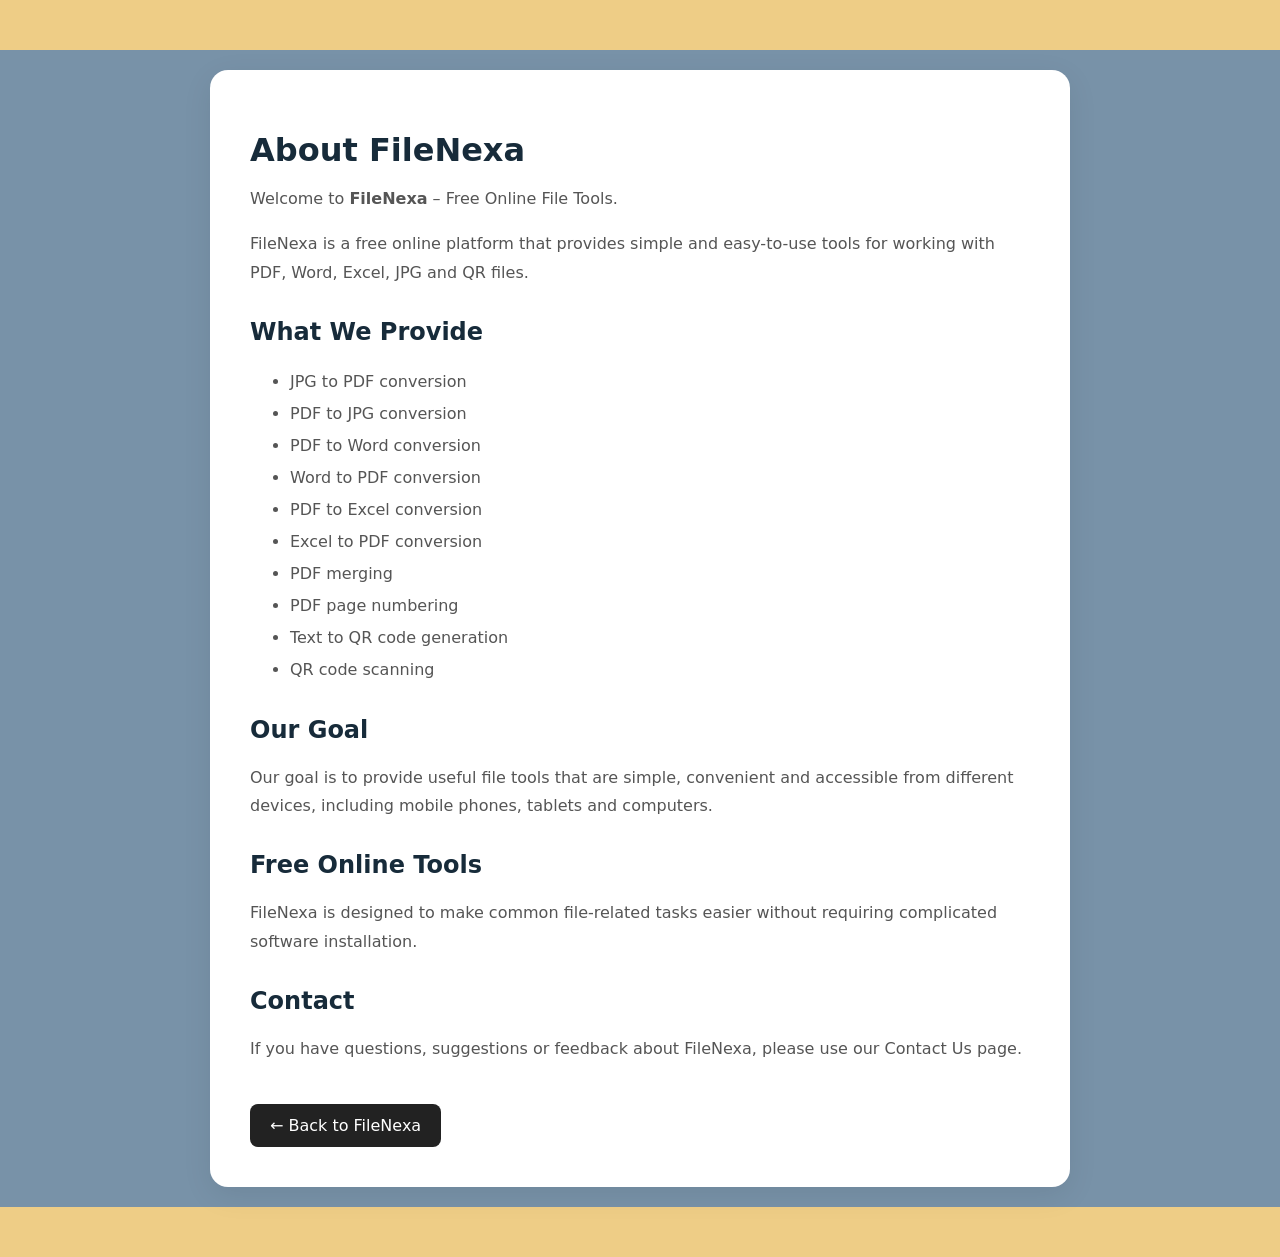
<file: about.html>
<!DOCTYPE html>
<html lang="en">
<head>
    <meta charset="UTF-8">
    <meta name="viewport" content="width=device-width, initial-scale=1.0">

    <title>About Us – FileNexa</title>

    <meta name="description"
          content="Learn about FileNexa, a free online platform for PDF, Word, Excel, JPG and QR file tools.">

    <link rel="stylesheet" href="style.css">

    <style>
        .about-page {
            max-width: 900px;
            margin: 50px auto;
            padding: 20px;
        }

        .about-card {
            background: #ffffff;
            border-radius: 18px;
            padding: 40px;
            box-shadow: 0 8px 30px rgba(0,0,0,0.08);
        }

        .about-card h1 {
            margin-bottom: 10px;
        }

        .about-card h2 {
            margin-top: 30px;
        }

        .about-card p {
            line-height: 1.8;
            color: #555;
        }

        .about-card ul {
            line-height: 2;
            color: #555;
        }

        .back-home {
            display: inline-block;
            margin-top: 25px;
            padding: 12px 20px;
            background: #222;
            color: #fff;
            text-decoration: none;
            border-radius: 8px;
        }

        .back-home:hover {
            opacity: 0.9;
        }
    </style>
</head>

<body>

    <main class="about-page">

        <div class="about-card">

            <h1>About FileNexa</h1>

            <p>
                Welcome to <strong>FileNexa</strong> – Free Online File Tools.
            </p>

            <p>
                FileNexa is a free online platform that provides simple and
                easy-to-use tools for working with PDF, Word, Excel, JPG and
                QR files.
            </p>

            <h2>What We Provide</h2>

            <ul>
                <li>JPG to PDF conversion</li>
                <li>PDF to JPG conversion</li>
                <li>PDF to Word conversion</li>
                <li>Word to PDF conversion</li>
                <li>PDF to Excel conversion</li>
                <li>Excel to PDF conversion</li>
                <li>PDF merging</li>
                <li>PDF page numbering</li>
                <li>Text to QR code generation</li>
                <li>QR code scanning</li>
            </ul>

            <h2>Our Goal</h2>

            <p>
                Our goal is to provide useful file tools that are simple,
                convenient and accessible from different devices, including
                mobile phones, tablets and computers.
            </p>

            <h2>Free Online Tools</h2>

            <p>
                FileNexa is designed to make common file-related tasks easier
                without requiring complicated software installation.
            </p>

            <h2>Contact</h2>

            <p>
                If you have questions, suggestions or feedback about FileNexa,
                please use our Contact Us page.
            </p>

            <a href="index.html" class="back-home">
                ← Back to FileNexa
            </a>

        </div>

    </main>

</body>
</html>
</file>
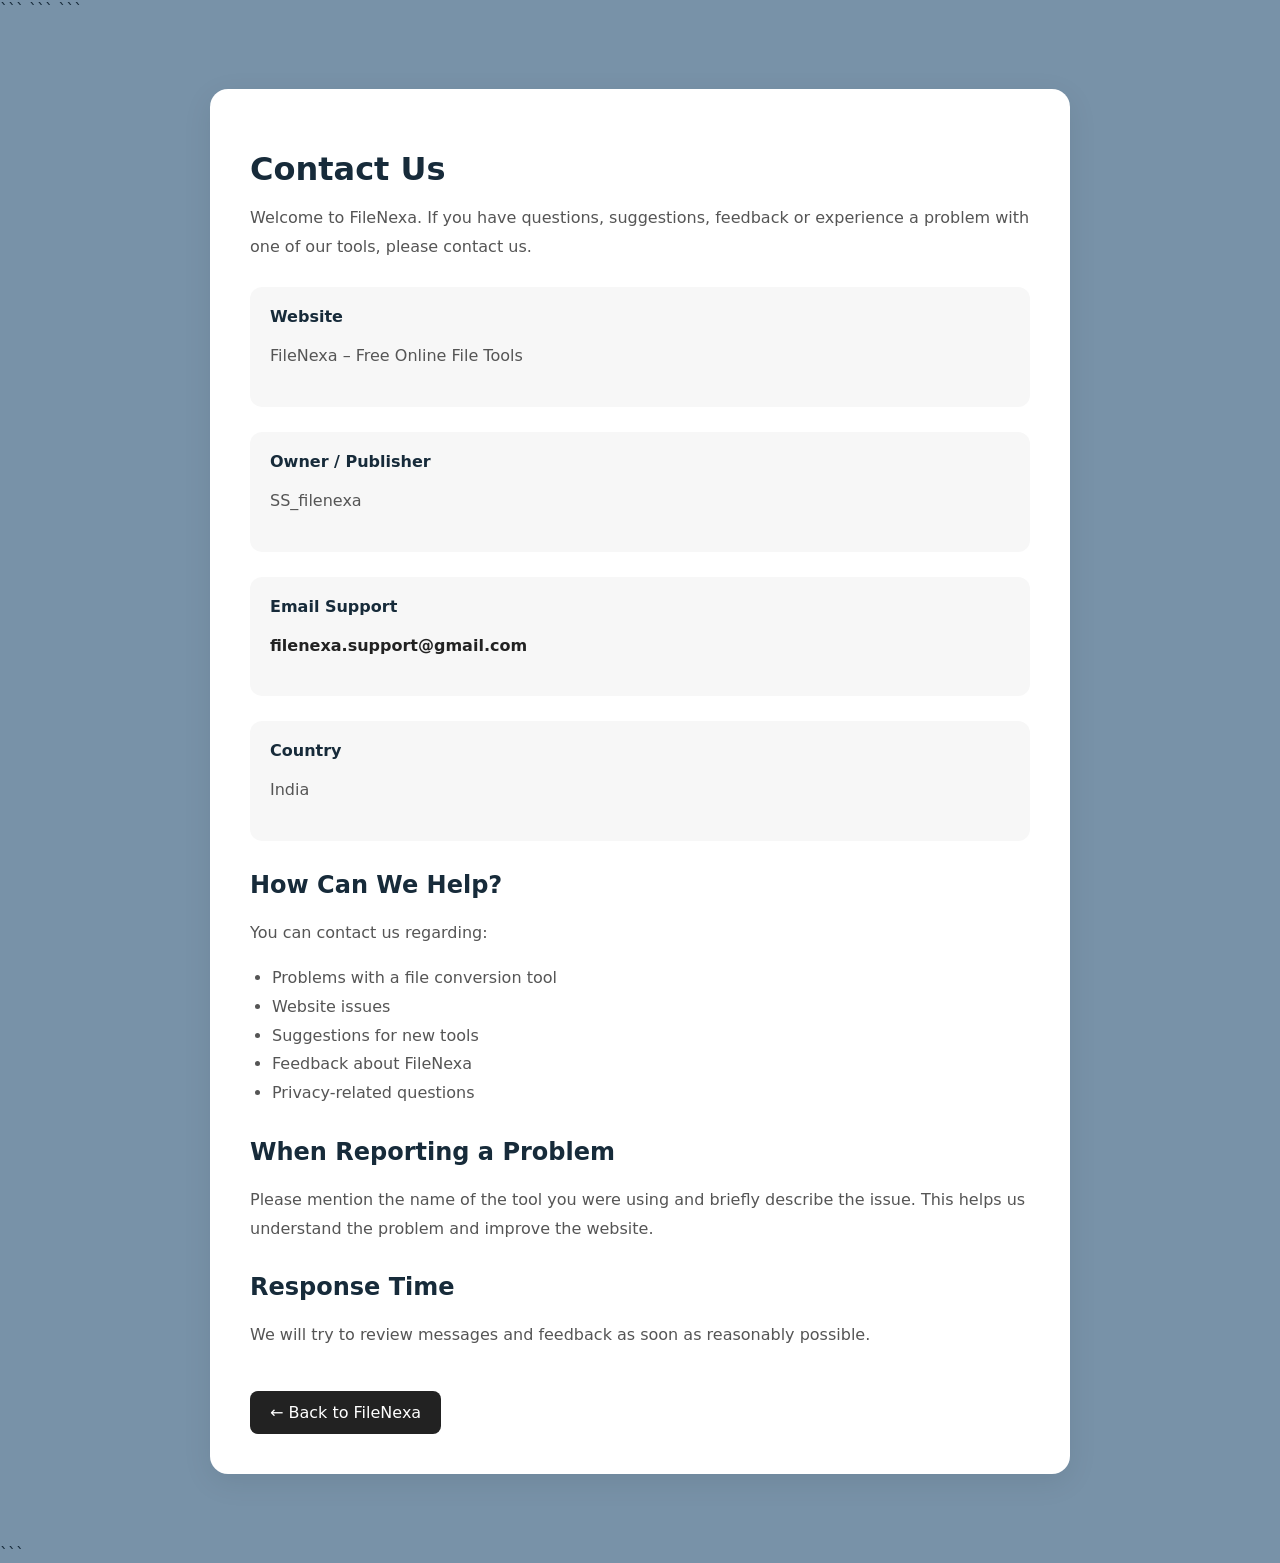
<file: contact.html>
<!DOCTYPE html>

<html lang="en">
<head>
    <meta charset="UTF-8">
    <meta name="viewport" content="width=device-width, initial-scale=1.0">

```
<title>Contact Us – FileNexa</title>

<meta name="description"
      content="Contact FileNexa for questions, suggestions, feedback and support regarding our free online file tools.">

<link rel="stylesheet" href="style.css">

<style>
    .contact-page {
        max-width: 900px;
        margin: 50px auto;
        padding: 20px;
    }

    .contact-card {
        background: #ffffff;
        border-radius: 18px;
        padding: 40px;
        box-shadow: 0 8px 30px rgba(0,0,0,0.08);
    }

    .contact-card h1 {
        margin-bottom: 10px;
    }

    .contact-card h2 {
        margin-top: 30px;
    }

    .contact-card p,
    .contact-card li {
        line-height: 1.8;
        color: #555;
    }

    .contact-card ul {
        padding-left: 22px;
    }

    .contact-box {
        margin-top: 25px;
        padding: 20px;
        border-radius: 12px;
        background: #f7f7f7;
    }

    .contact-box strong {
        display: block;
        margin-bottom: 8px;
    }

    .contact-email {
        color: #222;
        font-weight: 600;
        text-decoration: none;
    }

    .back-home {
        display: inline-block;
        margin-top: 25px;
        padding: 12px 20px;
        background: #222;
        color: #fff;
        text-decoration: none;
        border-radius: 8px;
    }
</style>
```

</head>

<body>

```
<main class="contact-page">

    <div class="contact-card">

        <h1>Contact Us</h1>

        <p>
            Welcome to FileNexa. If you have questions, suggestions,
            feedback or experience a problem with one of our tools,
            please contact us.
        </p>

        <div class="contact-box">
            <strong>Website</strong>
            <p>FileNexa – Free Online File Tools</p>
        </div>

        <div class="contact-box">
            <strong>Owner / Publisher</strong>
            <p>SS_filenexa</p>
        </div>

        <div class="contact-box">
            <strong>Email Support</strong>
            <p>
                <a class="contact-email"
                   href="mailto:filenexa.support@gmail.com">
                    filenexa.support@gmail.com
                </a>
            </p>
        </div>

        <div class="contact-box">
            <strong>Country</strong>
            <p>India</p>
        </div>

        <h2>How Can We Help?</h2>

        <p>
            You can contact us regarding:
        </p>

        <ul>
            <li>Problems with a file conversion tool</li>
            <li>Website issues</li>
            <li>Suggestions for new tools</li>
            <li>Feedback about FileNexa</li>
            <li>Privacy-related questions</li>
        </ul>

        <h2>When Reporting a Problem</h2>

        <p>
            Please mention the name of the tool you were using and
            briefly describe the issue. This helps us understand the
            problem and improve the website.
        </p>

        <h2>Response Time</h2>

        <p>
            We will try to review messages and feedback as soon as
            reasonably possible.
        </p>

        <a href="index.html" class="back-home">
            ← Back to FileNexa
        </a>

    </div>

</main>
```

</body>
</html>
</file>
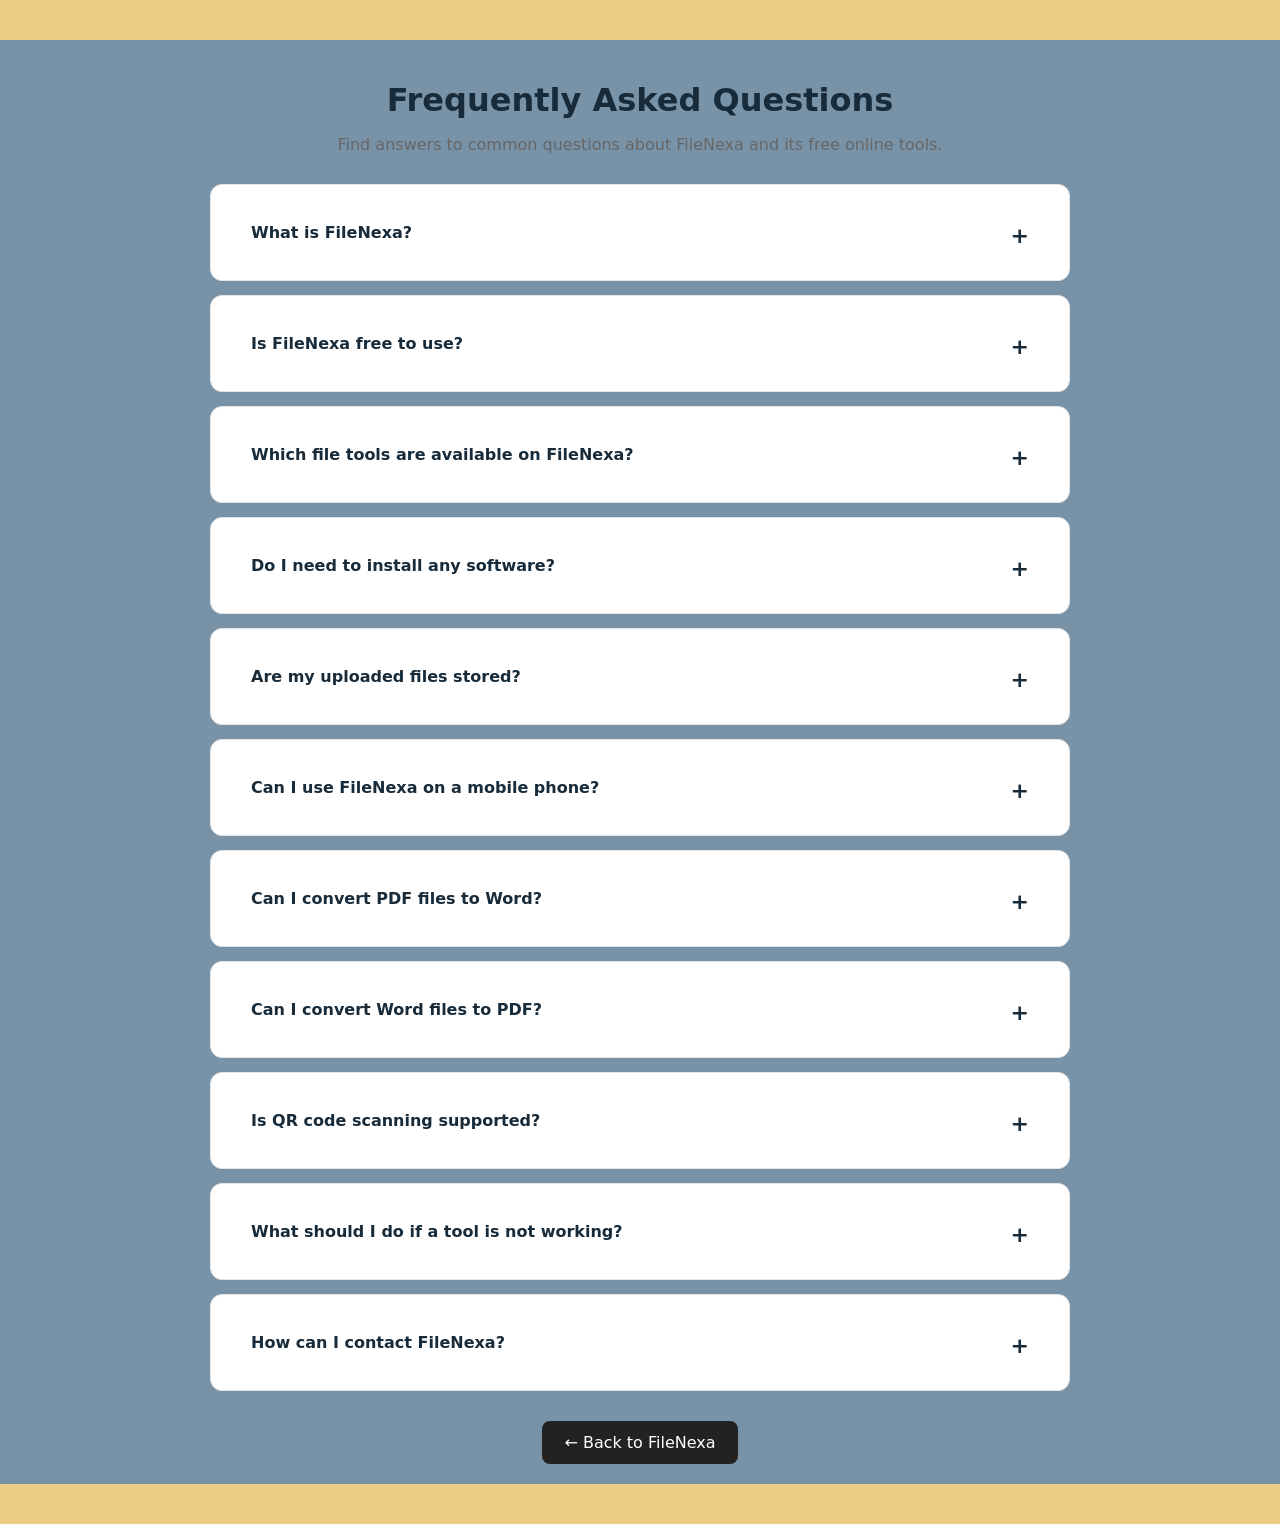
<file: faq.html>
<!DOCTYPE html>
<html lang="en">
<head>
    <meta charset="UTF-8">
    <meta name="viewport" content="width=device-width, initial-scale=1.0">

    <title>FAQ – FileNexa | Frequently Asked Questions</title>

    <meta name="description"
          content="Find answers to frequently asked questions about FileNexa free online PDF, Word, Excel, JPG and QR tools.">

    <link rel="stylesheet" href="style.css">

    <style>
        .faq-page {
            max-width: 900px;
            margin: 40px auto;
            padding: 20px;
        }

        .faq-page h1 {
            text-align: center;
            margin-bottom: 10px;
        }

        .faq-intro {
            text-align: center;
            color: #666;
            margin-bottom: 30px;
        }

        .faq-item {
            background: #fff;
            border: 1px solid #e5e5e5;
            border-radius: 12px;
            margin-bottom: 14px;
            overflow: hidden;
        }

        .faq-item summary {
            cursor: pointer;
            padding: 18px 20px;
            font-weight: 700;
            font-size: 16px;
            list-style: none;
        }

        .faq-item summary::-webkit-details-marker {
            display: none;
        }

        .faq-item summary::after {
            content: "+";
            float: right;
            font-size: 22px;
        }

        .faq-item[open] summary::after {
            content: "−";
        }

        .faq-answer {
            padding: 0 20px 18px;
            color: #555;
            line-height: 1.7;
        }

        .faq-back {
            display: block;
            width: fit-content;
            margin: 30px auto 0;
            padding: 12px 22px;
            border-radius: 8px;
            text-decoration: none;
            background: #222;
            color: #fff;
        }

        .faq-back:hover {
            opacity: 0.9;
        }
    </style>
</head>

<body>

    <main class="faq-page">

        <h1>Frequently Asked Questions</h1>

        <p class="faq-intro">
            Find answers to common questions about FileNexa and its free online tools.
        </p>

        <details class="faq-item">
            <summary>What is FileNexa?</summary>
            <div class="faq-answer">
                FileNexa is a free online file tools website that helps users
                convert, merge, scan and manage different types of files directly
                in their browser.
            </div>
        </details>

        <details class="faq-item">
            <summary>Is FileNexa free to use?</summary>
            <div class="faq-answer">
                Yes. FileNexa provides its online file tools for free.
            </div>
        </details>

        <details class="faq-item">
            <summary>Which file tools are available on FileNexa?</summary>
            <div class="faq-answer">
                FileNexa currently provides tools for JPG to PDF, PDF to JPG,
                Text to QR, QR Scanner, PDF to Word, Word to PDF, PDF to Excel,
                Excel to PDF, Merge PDF and Page Numbers.
            </div>
        </details>

        <details class="faq-item">
            <summary>Do I need to install any software?</summary>
            <div class="faq-answer">
                No. FileNexa works directly in a modern web browser.
                You do not need to install separate software for the available
                online tools.
            </div>
        </details>

        <details class="faq-item">
            <summary>Are my uploaded files stored?</summary>
            <div class="faq-answer">
                FileNexa's browser-based tools are designed to process files
                directly in your browser whenever the tool supports browser
                processing. Please check the Privacy Policy for more information.
            </div>
        </details>

        <details class="faq-item">
            <summary>Can I use FileNexa on a mobile phone?</summary>
            <div class="faq-answer">
                Yes. FileNexa is designed to work on both desktop and mobile
                browsers.
            </div>
        </details>

        <details class="faq-item">
            <summary>Can I convert PDF files to Word?</summary>
            <div class="faq-answer">
                Yes. FileNexa includes a PDF to Word tool for converting
                selectable PDF text into a Word document. Complex layouts and
                scanned image-only PDFs may not convert exactly.
            </div>
        </details>

        <details class="faq-item">
            <summary>Can I convert Word files to PDF?</summary>
            <div class="faq-answer">
                Yes. FileNexa provides a Word to PDF tool that can convert
                supported Word documents into PDF format.
            </div>
        </details>

        <details class="faq-item">
            <summary>Is QR code scanning supported?</summary>
            <div class="faq-answer">
                Yes. The QR Scanner can scan QR codes using a compatible camera
                or an uploaded image.
            </div>
        </details>

        <details class="faq-item">
            <summary>What should I do if a tool is not working?</summary>
            <div class="faq-answer">
                First, refresh the page and try again using a supported file.
                If the problem continues, contact the FileNexa support team
                through the Contact Us page.
            </div>
        </details>

        <details class="faq-item">
            <summary>How can I contact FileNexa?</summary>
            <div class="faq-answer">
                You can contact FileNexa through the Contact Us page for
                technical issues, suggestions, feedback or privacy questions.
            </div>
        </details>

        <a href="index.html" class="faq-back">
            ← Back to FileNexa
        </a>

    </main>

</body>
</html>
</file>
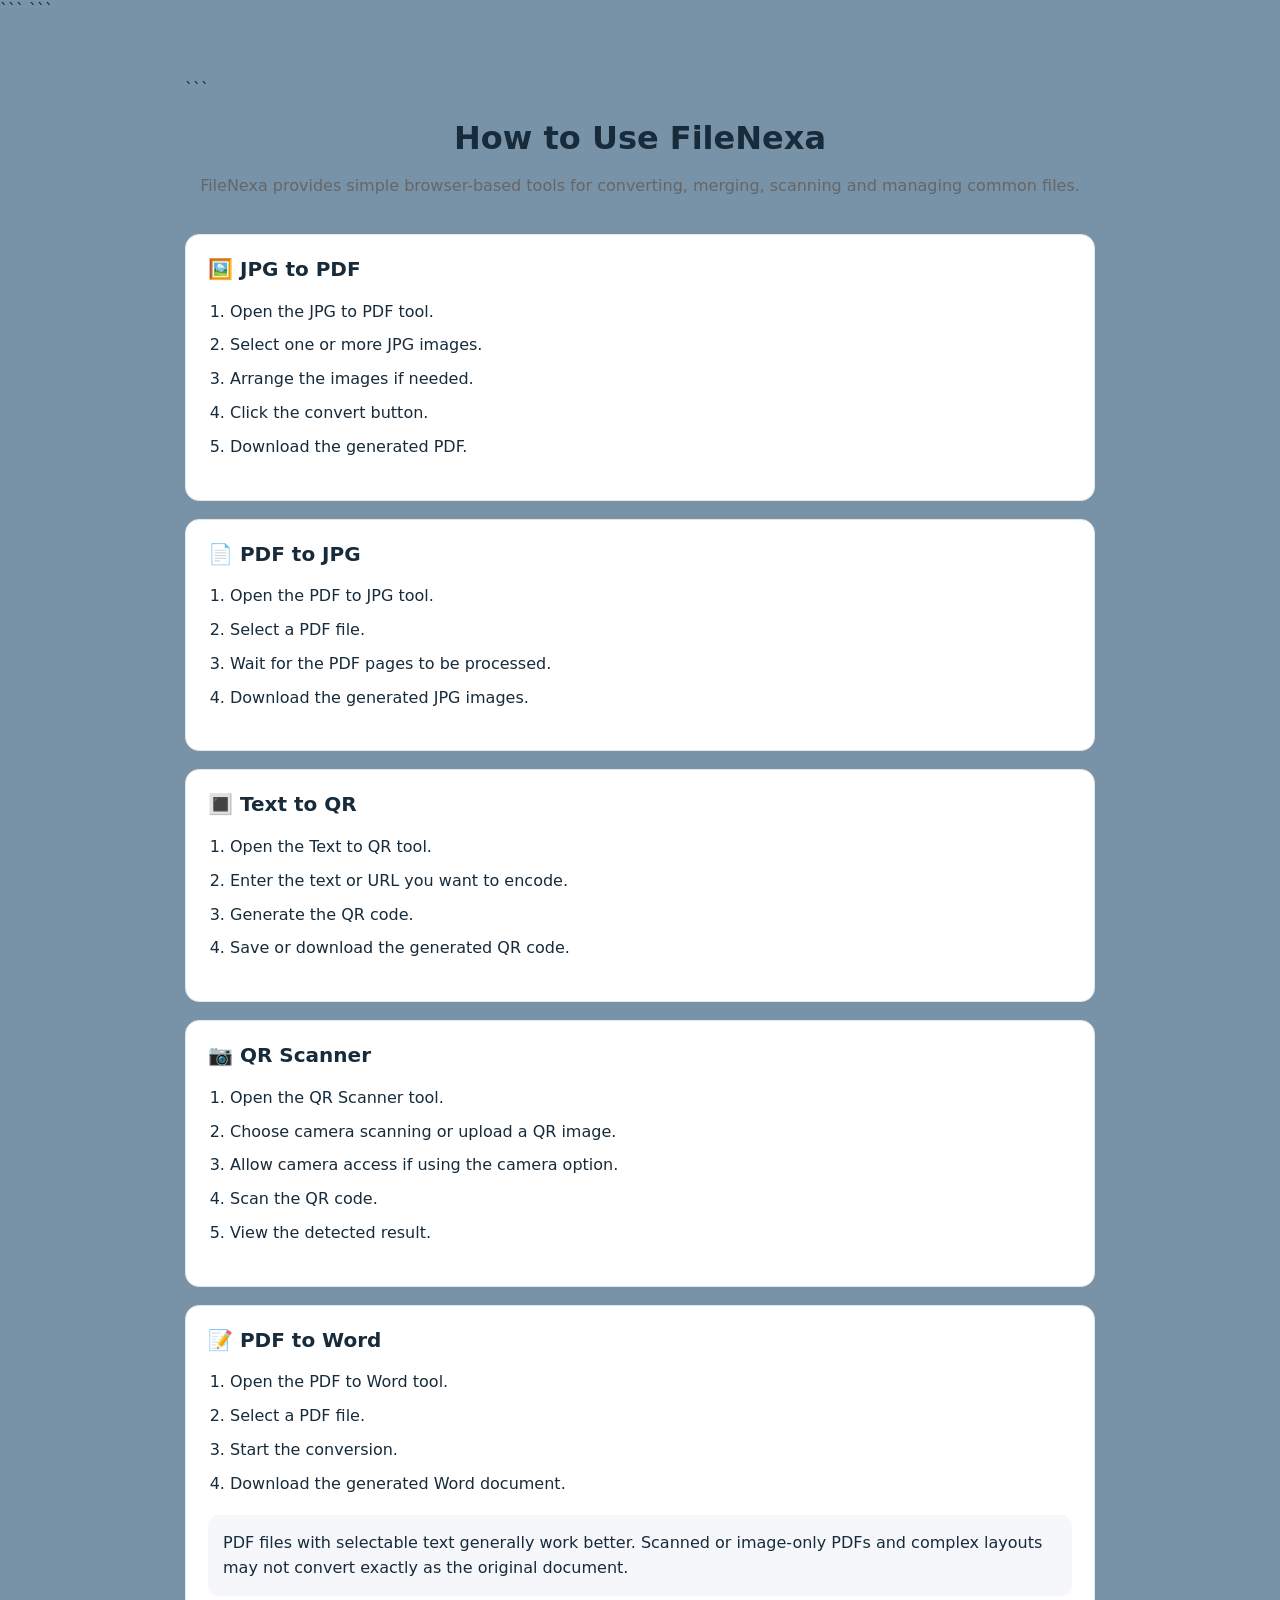
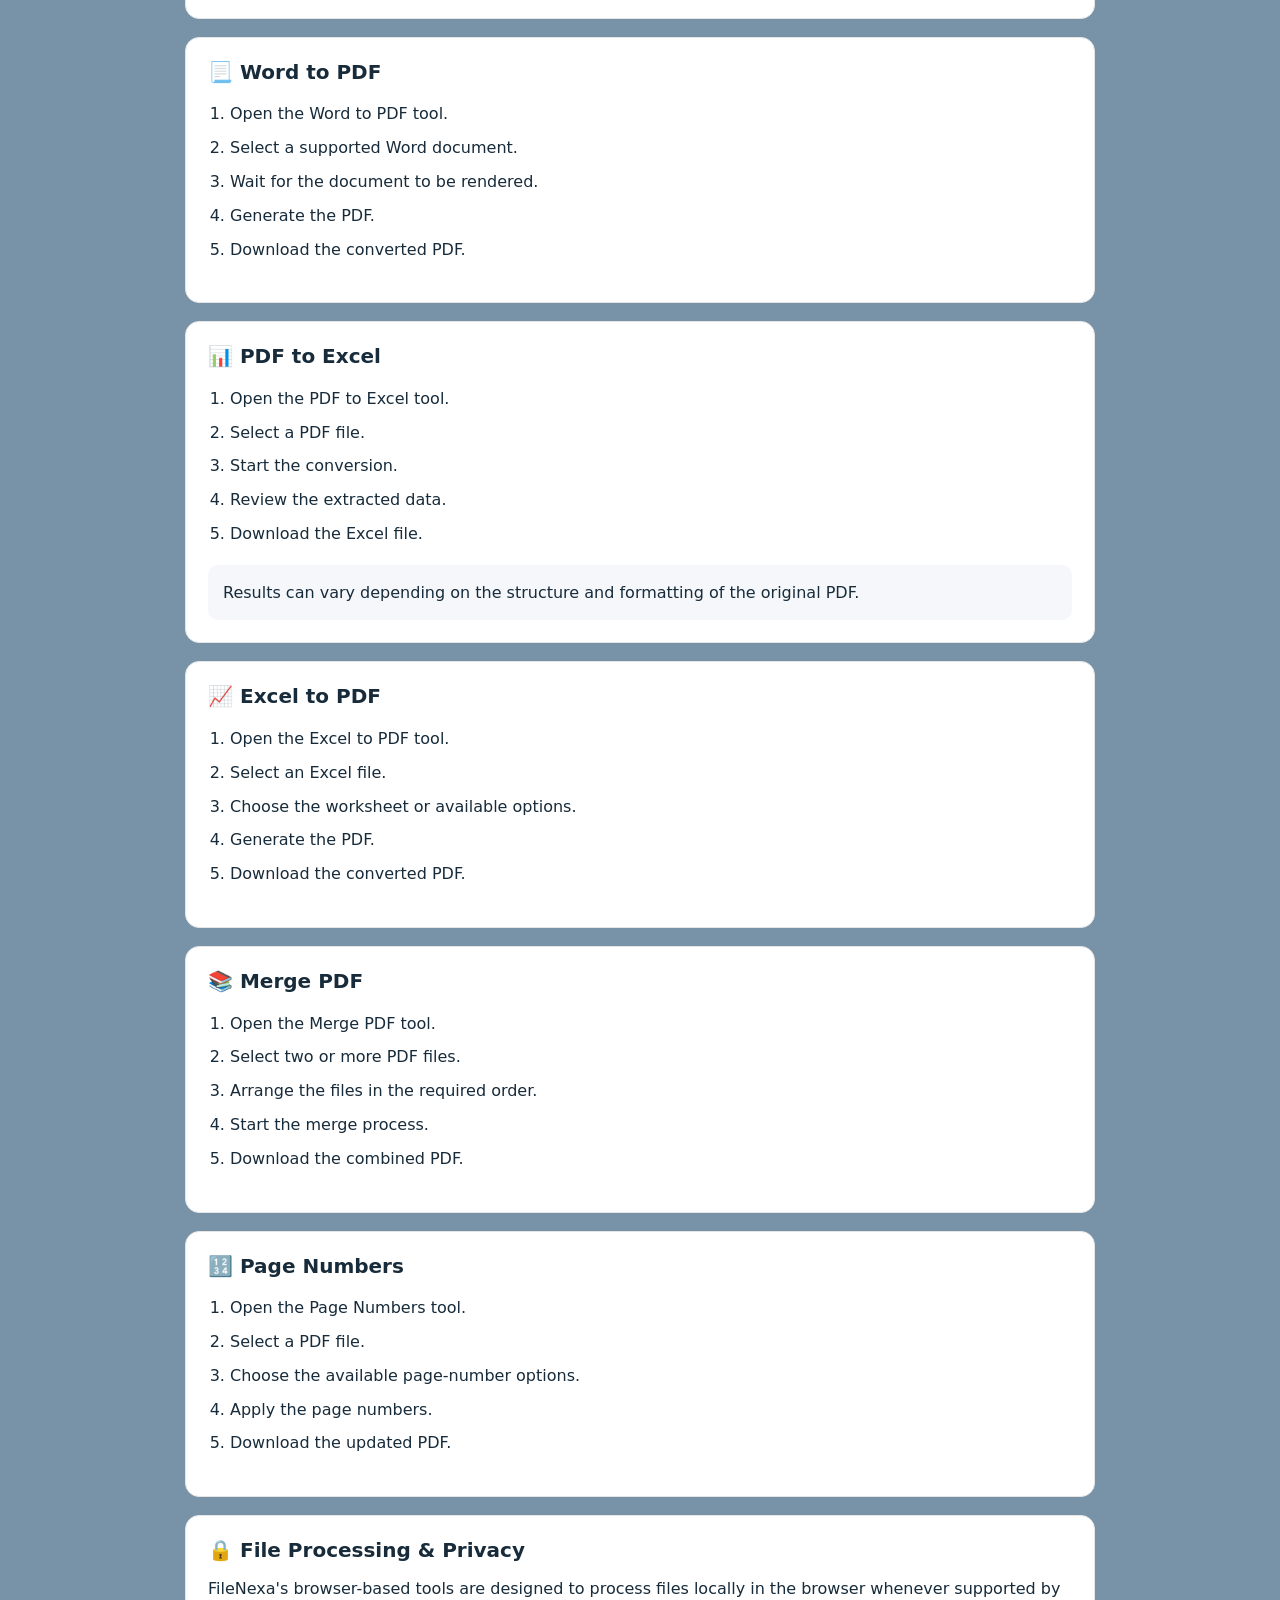
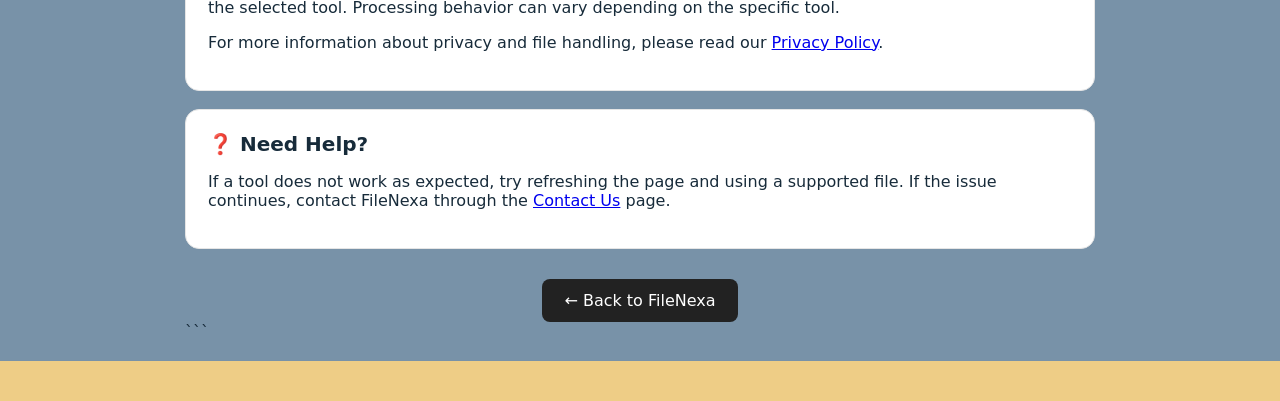
<file: how-to-use.html>
<!DOCTYPE html>

<html lang="en">
<head>
    <meta charset="UTF-8">
    <meta name="viewport" content="width=device-width, initial-scale=1.0">

```
<title>How to Use FileNexa – Free Online File Tools</title>

<meta name="description"
      content="Learn how to use FileNexa free online PDF, Word, Excel, JPG and QR tools with simple step-by-step instructions.">

<link rel="stylesheet" href="style.css">

<style>
    .how-page {
        max-width: 950px;
        margin: 40px auto;
        padding: 20px;
    }

    .how-header {
        text-align: center;
        margin-bottom: 35px;
    }

    .how-header h1 {
        margin-bottom: 10px;
    }

    .how-header p {
        color: #666;
        line-height: 1.6;
    }

    .how-card {
        background: #fff;
        border: 1px solid #e5e5e5;
        border-radius: 14px;
        padding: 22px;
        margin-bottom: 18px;
    }

    .how-card h2 {
        margin-top: 0;
        font-size: 20px;
    }

    .how-card ol {
        padding-left: 22px;
        line-height: 1.8;
    }

    .how-card li {
        margin-bottom: 5px;
    }

    .how-note {
        background: #f5f7fa;
        border-radius: 10px;
        padding: 15px;
        margin-top: 15px;
        line-height: 1.6;
    }

    .how-back {
        display: block;
        width: fit-content;
        margin: 30px auto 0;
        padding: 12px 22px;
        border-radius: 8px;
        text-decoration: none;
        background: #222;
        color: #fff;
    }

    .how-back:hover {
        opacity: 0.9;
    }
</style>
```

</head>

<body>

<main class="how-page">

```
<header class="how-header">
    <h1>How to Use FileNexa</h1>

    <p>
        FileNexa provides simple browser-based tools for converting,
        merging, scanning and managing common files.
    </p>
</header>


<section class="how-card">
    <h2>🖼️ JPG to PDF</h2>

    <ol>
        <li>Open the JPG to PDF tool.</li>
        <li>Select one or more JPG images.</li>
        <li>Arrange the images if needed.</li>
        <li>Click the convert button.</li>
        <li>Download the generated PDF.</li>
    </ol>
</section>


<section class="how-card">
    <h2>📄 PDF to JPG</h2>

    <ol>
        <li>Open the PDF to JPG tool.</li>
        <li>Select a PDF file.</li>
        <li>Wait for the PDF pages to be processed.</li>
        <li>Download the generated JPG images.</li>
    </ol>
</section>


<section class="how-card">
    <h2>🔳 Text to QR</h2>

    <ol>
        <li>Open the Text to QR tool.</li>
        <li>Enter the text or URL you want to encode.</li>
        <li>Generate the QR code.</li>
        <li>Save or download the generated QR code.</li>
    </ol>
</section>


<section class="how-card">
    <h2>📷 QR Scanner</h2>

    <ol>
        <li>Open the QR Scanner tool.</li>
        <li>Choose camera scanning or upload a QR image.</li>
        <li>Allow camera access if using the camera option.</li>
        <li>Scan the QR code.</li>
        <li>View the detected result.</li>
    </ol>
</section>


<section class="how-card">
    <h2>📝 PDF to Word</h2>

    <ol>
        <li>Open the PDF to Word tool.</li>
        <li>Select a PDF file.</li>
        <li>Start the conversion.</li>
        <li>Download the generated Word document.</li>
    </ol>

    <div class="how-note">
        PDF files with selectable text generally work better.
        Scanned or image-only PDFs and complex layouts may not convert
        exactly as the original document.
    </div>
</section>


<section class="how-card">
    <h2>📃 Word to PDF</h2>

    <ol>
        <li>Open the Word to PDF tool.</li>
        <li>Select a supported Word document.</li>
        <li>Wait for the document to be rendered.</li>
        <li>Generate the PDF.</li>
        <li>Download the converted PDF.</li>
    </ol>
</section>


<section class="how-card">
    <h2>📊 PDF to Excel</h2>

    <ol>
        <li>Open the PDF to Excel tool.</li>
        <li>Select a PDF file.</li>
        <li>Start the conversion.</li>
        <li>Review the extracted data.</li>
        <li>Download the Excel file.</li>
    </ol>

    <div class="how-note">
        Results can vary depending on the structure and formatting of
        the original PDF.
    </div>
</section>


<section class="how-card">
    <h2>📈 Excel to PDF</h2>

    <ol>
        <li>Open the Excel to PDF tool.</li>
        <li>Select an Excel file.</li>
        <li>Choose the worksheet or available options.</li>
        <li>Generate the PDF.</li>
        <li>Download the converted PDF.</li>
    </ol>
</section>


<section class="how-card">
    <h2>📚 Merge PDF</h2>

    <ol>
        <li>Open the Merge PDF tool.</li>
        <li>Select two or more PDF files.</li>
        <li>Arrange the files in the required order.</li>
        <li>Start the merge process.</li>
        <li>Download the combined PDF.</li>
    </ol>
</section>


<section class="how-card">
    <h2>🔢 Page Numbers</h2>

    <ol>
        <li>Open the Page Numbers tool.</li>
        <li>Select a PDF file.</li>
        <li>Choose the available page-number options.</li>
        <li>Apply the page numbers.</li>
        <li>Download the updated PDF.</li>
    </ol>
</section>


<section class="how-card">
    <h2>🔒 File Processing & Privacy</h2>

    <p>
        FileNexa's browser-based tools are designed to process files
        locally in the browser whenever supported by the selected tool.
        Processing behavior can vary depending on the specific tool.
    </p>

    <p>
        For more information about privacy and file handling, please
        read our
        <a href="privacy.html">Privacy Policy</a>.
    </p>
</section>


<section class="how-card">
    <h2>❓ Need Help?</h2>

    <p>
        If a tool does not work as expected, try refreshing the page and
        using a supported file. If the issue continues, contact FileNexa
        through the <a href="contact.html">Contact Us</a> page.
    </p>
</section>


<a href="index.html" class="how-back">
    ← Back to FileNexa
</a>
```

</main>

</body>
</html>
</file>
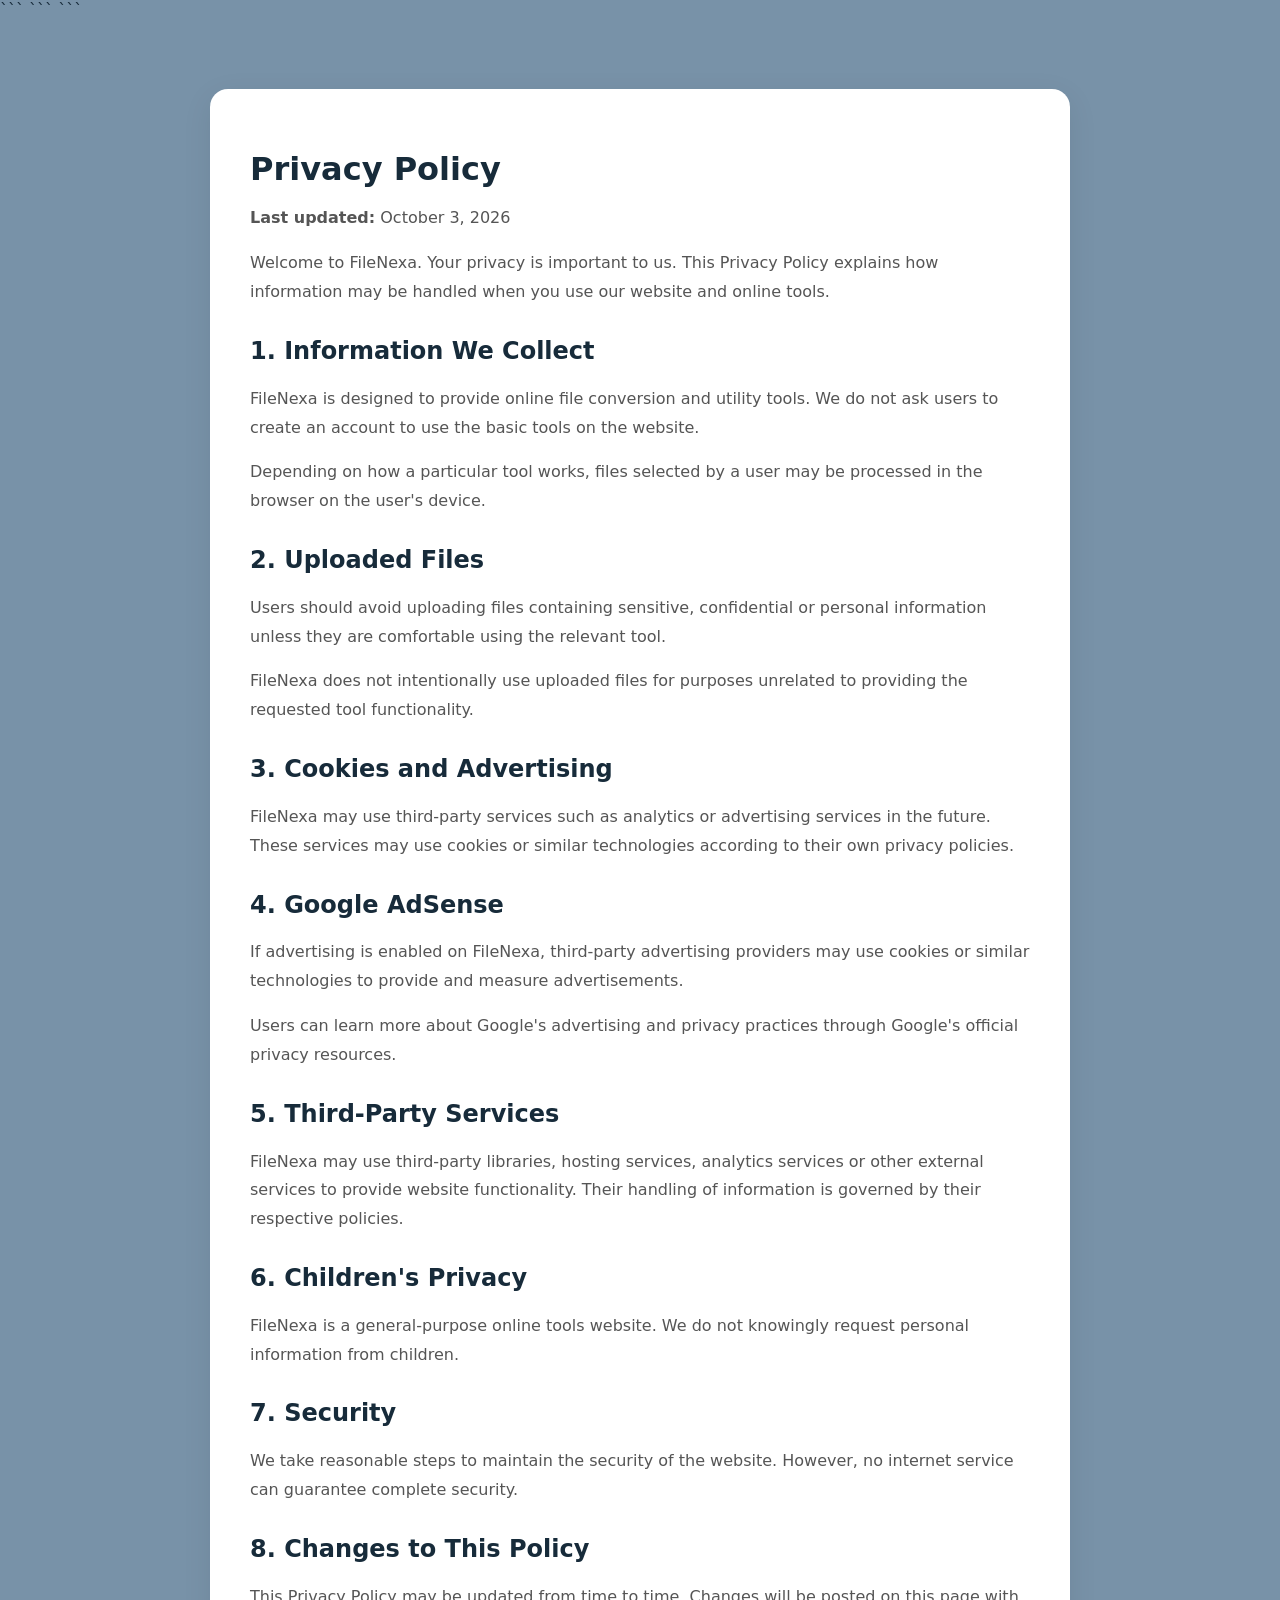
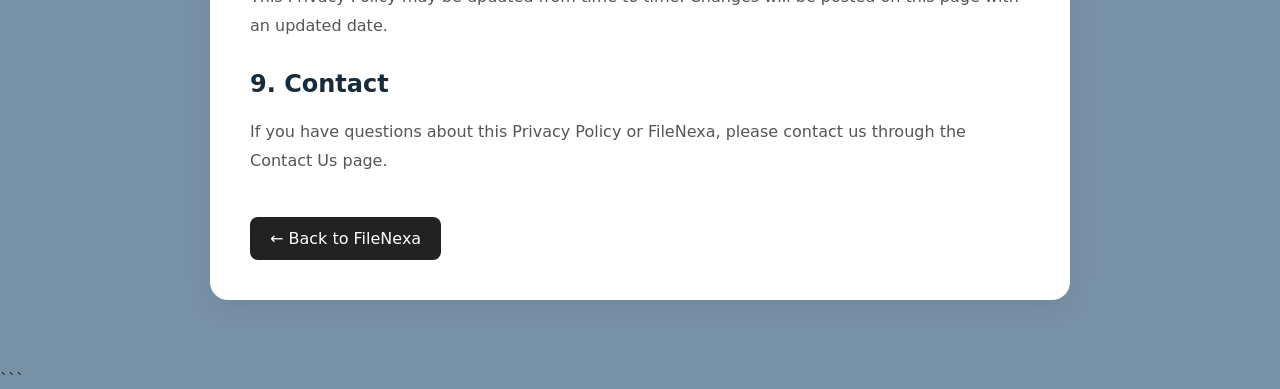
<file: privacy.html>
<!DOCTYPE html>

<html lang="en">
<head>
    <meta charset="UTF-8">
    <meta name="viewport" content="width=device-width, initial-scale=1.0">

```
<title>Privacy Policy – FileNexa</title>

<meta name="description"
      content="Read the Privacy Policy for FileNexa and learn how our free online file tools handle user information.">

<link rel="stylesheet" href="style.css">

<style>
    .policy-page {
        max-width: 900px;
        margin: 50px auto;
        padding: 20px;
    }

    .policy-card {
        background: #ffffff;
        border-radius: 18px;
        padding: 40px;
        box-shadow: 0 8px 30px rgba(0,0,0,0.08);
    }

    .policy-card h1 {
        margin-bottom: 10px;
    }

    .policy-card h2 {
        margin-top: 30px;
    }

    .policy-card p,
    .policy-card li {
        line-height: 1.8;
        color: #555;
    }

    .policy-card ul {
        padding-left: 22px;
    }

    .back-home {
        display: inline-block;
        margin-top: 25px;
        padding: 12px 20px;
        background: #222;
        color: #fff;
        text-decoration: none;
        border-radius: 8px;
    }
</style>
```

</head>

<body>

```
<main class="policy-page">

    <div class="policy-card">

        <h1>Privacy Policy</h1>

        <p>
            <strong>Last updated:</strong> October 3, 2026
        </p>

        <p>
            Welcome to FileNexa. Your privacy is important to us.
            This Privacy Policy explains how information may be handled
            when you use our website and online tools.
        </p>

        <h2>1. Information We Collect</h2>

        <p>
            FileNexa is designed to provide online file conversion and
            utility tools. We do not ask users to create an account to
            use the basic tools on the website.
        </p>

        <p>
            Depending on how a particular tool works, files selected by
            a user may be processed in the browser on the user's device.
        </p>

        <h2>2. Uploaded Files</h2>

        <p>
            Users should avoid uploading files containing sensitive,
            confidential or personal information unless they are
            comfortable using the relevant tool.
        </p>

        <p>
            FileNexa does not intentionally use uploaded files for
            purposes unrelated to providing the requested tool
            functionality.
        </p>

        <h2>3. Cookies and Advertising</h2>

        <p>
            FileNexa may use third-party services such as analytics or
            advertising services in the future. These services may use
            cookies or similar technologies according to their own
            privacy policies.
        </p>

        <h2>4. Google AdSense</h2>

        <p>
            If advertising is enabled on FileNexa, third-party advertising
            providers may use cookies or similar technologies to provide
            and measure advertisements.
        </p>

        <p>
            Users can learn more about Google's advertising and privacy
            practices through Google's official privacy resources.
        </p>

        <h2>5. Third-Party Services</h2>

        <p>
            FileNexa may use third-party libraries, hosting services,
            analytics services or other external services to provide
            website functionality. Their handling of information is
            governed by their respective policies.
        </p>

        <h2>6. Children's Privacy</h2>

        <p>
            FileNexa is a general-purpose online tools website. We do not
            knowingly request personal information from children.
        </p>

        <h2>7. Security</h2>

        <p>
            We take reasonable steps to maintain the security of the
            website. However, no internet service can guarantee complete
            security.
        </p>

        <h2>8. Changes to This Policy</h2>

        <p>
            This Privacy Policy may be updated from time to time.
            Changes will be posted on this page with an updated date.
        </p>

        <h2>9. Contact</h2>

        <p>
            If you have questions about this Privacy Policy or FileNexa,
            please contact us through the Contact Us page.
        </p>

        <a href="index.html" class="back-home">
            ← Back to FileNexa
        </a>

    </div>

</main>
```

</body>
</html>
</file>
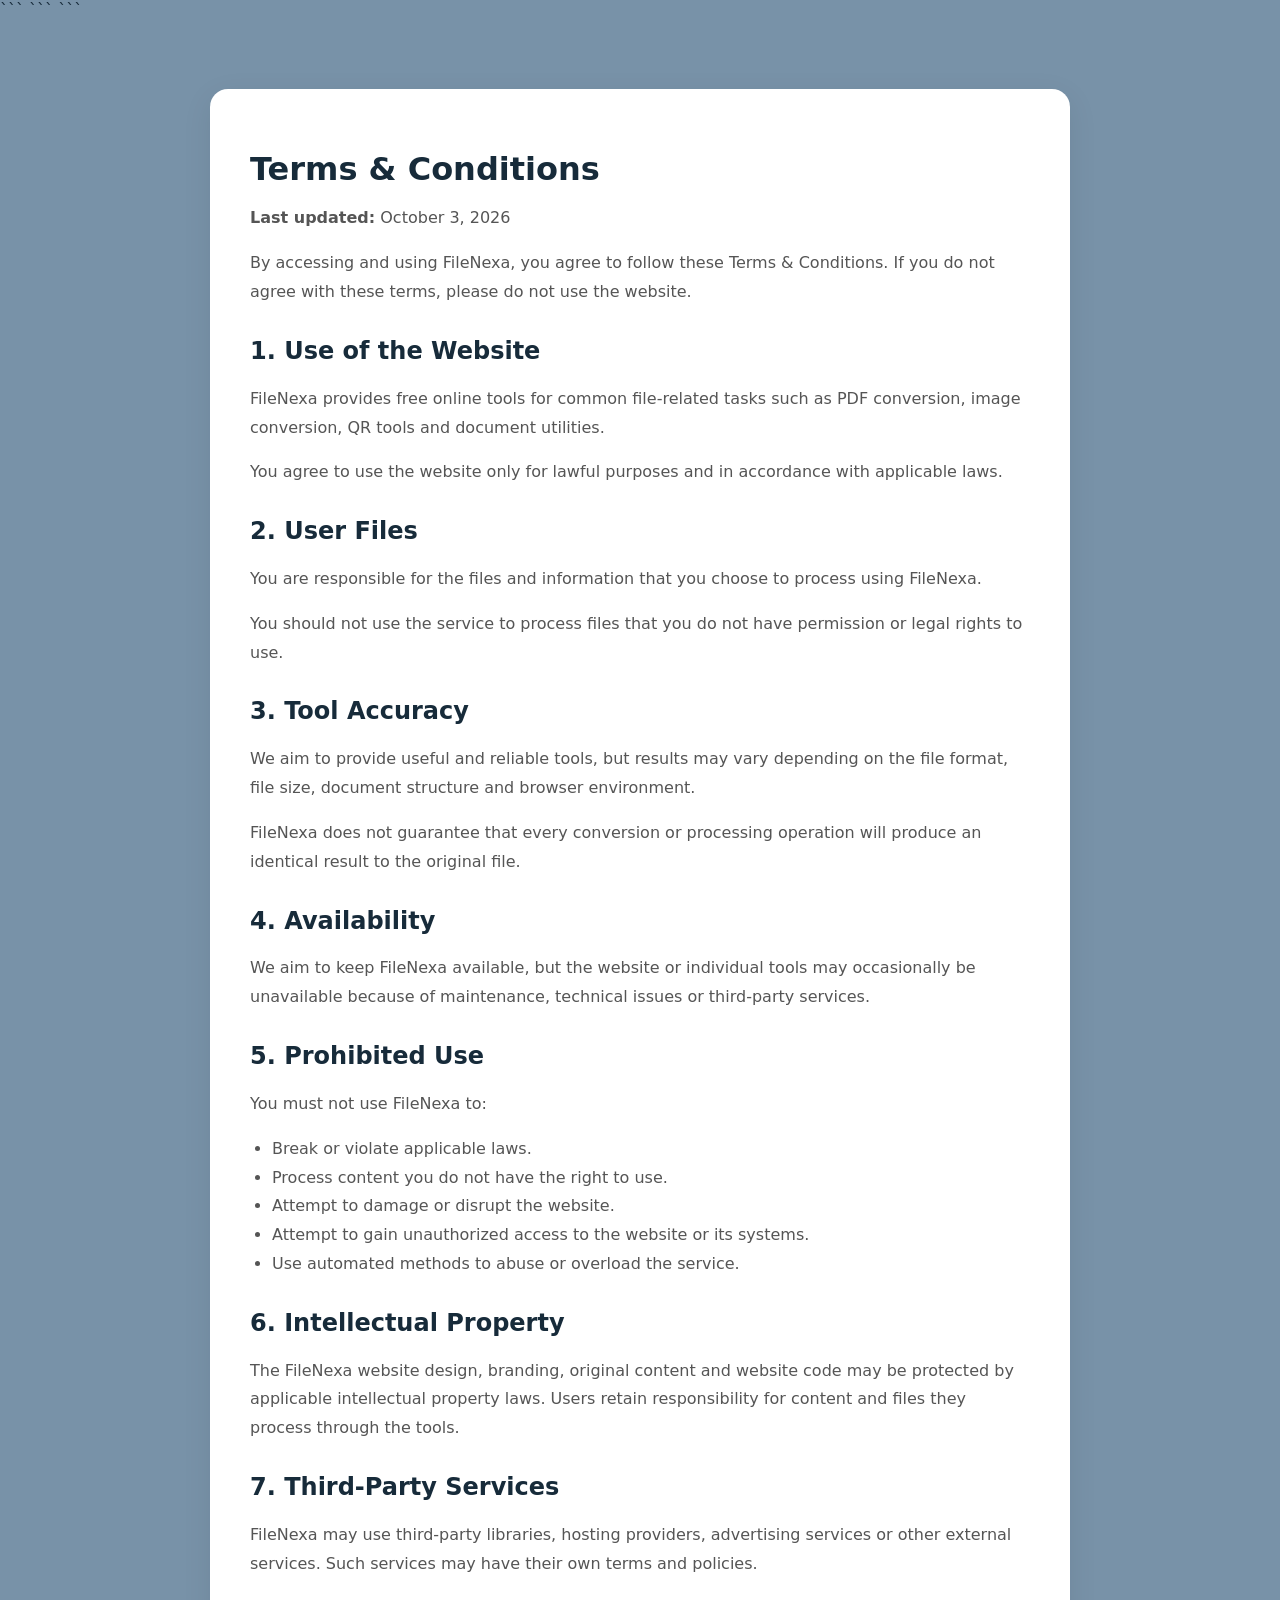
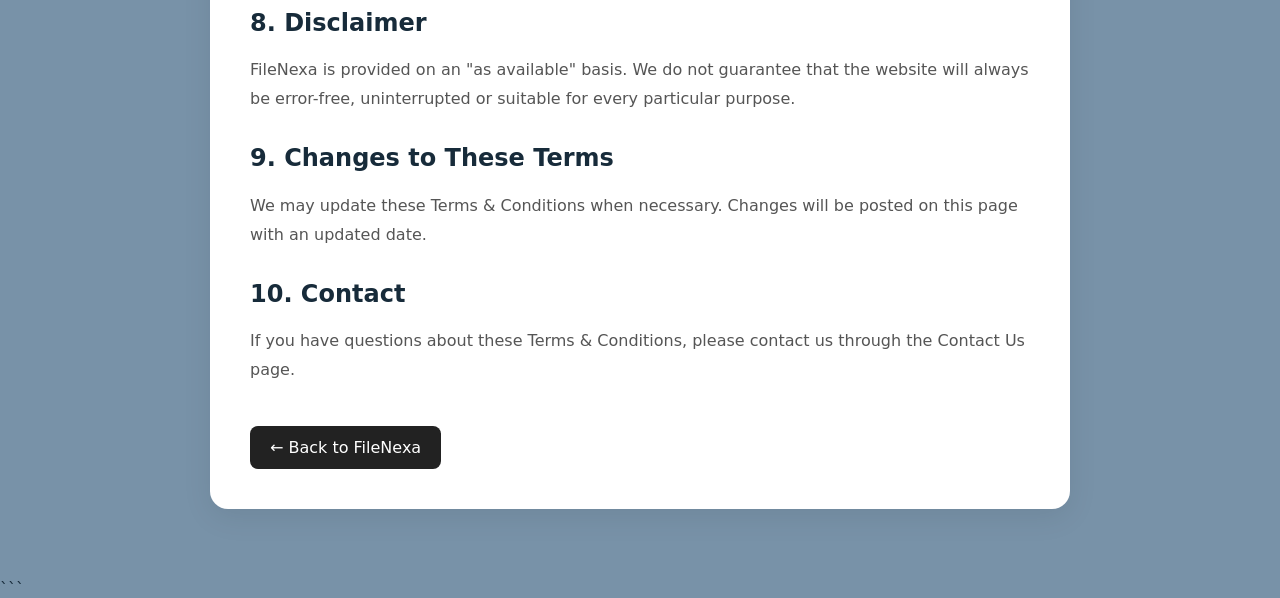
<file: terms.html>
<!DOCTYPE html>

<html lang="en">
<head>
    <meta charset="UTF-8">
    <meta name="viewport" content="width=device-width, initial-scale=1.0">

```
<title>Terms & Conditions – FileNexa</title>

<meta name="description"
      content="Read the Terms and Conditions for using FileNexa free online file tools.">

<link rel="stylesheet" href="style.css">

<style>
    .terms-page {
        max-width: 900px;
        margin: 50px auto;
        padding: 20px;
    }

    .terms-card {
        background: #ffffff;
        border-radius: 18px;
        padding: 40px;
        box-shadow: 0 8px 30px rgba(0,0,0,0.08);
    }

    .terms-card h1 {
        margin-bottom: 10px;
    }

    .terms-card h2 {
        margin-top: 30px;
    }

    .terms-card p,
    .terms-card li {
        line-height: 1.8;
        color: #555;
    }

    .terms-card ul {
        padding-left: 22px;
    }

    .back-home {
        display: inline-block;
        margin-top: 25px;
        padding: 12px 20px;
        background: #222;
        color: #fff;
        text-decoration: none;
        border-radius: 8px;
    }
</style>
```

</head>

<body>

```
<main class="terms-page">

    <div class="terms-card">

        <h1>Terms & Conditions</h1>

        <p>
            <strong>Last updated:</strong> October 3, 2026
        </p>

        <p>
            By accessing and using FileNexa, you agree to follow these
            Terms & Conditions. If you do not agree with these terms,
            please do not use the website.
        </p>

        <h2>1. Use of the Website</h2>

        <p>
            FileNexa provides free online tools for common file-related
            tasks such as PDF conversion, image conversion, QR tools
            and document utilities.
        </p>

        <p>
            You agree to use the website only for lawful purposes and
            in accordance with applicable laws.
        </p>

        <h2>2. User Files</h2>

        <p>
            You are responsible for the files and information that you
            choose to process using FileNexa.
        </p>

        <p>
            You should not use the service to process files that you do
            not have permission or legal rights to use.
        </p>

        <h2>3. Tool Accuracy</h2>

        <p>
            We aim to provide useful and reliable tools, but results may
            vary depending on the file format, file size, document
            structure and browser environment.
        </p>

        <p>
            FileNexa does not guarantee that every conversion or
            processing operation will produce an identical result to
            the original file.
        </p>

        <h2>4. Availability</h2>

        <p>
            We aim to keep FileNexa available, but the website or
            individual tools may occasionally be unavailable because of
            maintenance, technical issues or third-party services.
        </p>

        <h2>5. Prohibited Use</h2>

        <p>You must not use FileNexa to:</p>

        <ul>
            <li>Break or violate applicable laws.</li>
            <li>Process content you do not have the right to use.</li>
            <li>Attempt to damage or disrupt the website.</li>
            <li>Attempt to gain unauthorized access to the website or its systems.</li>
            <li>Use automated methods to abuse or overload the service.</li>
        </ul>

        <h2>6. Intellectual Property</h2>

        <p>
            The FileNexa website design, branding, original content and
            website code may be protected by applicable intellectual
            property laws. Users retain responsibility for content and
            files they process through the tools.
        </p>

        <h2>7. Third-Party Services</h2>

        <p>
            FileNexa may use third-party libraries, hosting providers,
            advertising services or other external services. Such
            services may have their own terms and policies.
        </p>

        <h2>8. Disclaimer</h2>

        <p>
            FileNexa is provided on an "as available" basis. We do not
            guarantee that the website will always be error-free,
            uninterrupted or suitable for every particular purpose.
        </p>

        <h2>9. Changes to These Terms</h2>

        <p>
            We may update these Terms & Conditions when necessary.
            Changes will be posted on this page with an updated date.
        </p>

        <h2>10. Contact</h2>

        <p>
            If you have questions about these Terms & Conditions,
            please contact us through the Contact Us page.
        </p>

        <a href="index.html" class="back-home">
            ← Back to FileNexa
        </a>

    </div>

</main>
```

</body>
</html>
</file>
<file: style.css>
/* =========================================================
   FILE & QR CONVERTER
   PREMIUM PROFESSIONAL UI
   NAVY + TEAL + SLATE THEME
   ========================================================= */

:root {
    --primary: #00a896;
    --primary-dark: #008577;
    --secondary: #123c69;
    --secondary-dark: #0b2948;
    --accent: #38bdf8;

    /* PAGE BACKGROUND */
    --page-bg: #dce8f1;

    --surface: #ffffff;
    --surface-2: #f6f9fc;
    --surface-dark: #102a43;

    --text: #172b3a;
    --text-dark: #0d1f2d;
    --muted: #6b7c8f;

    --border: #d9e2ec;
    --border-dark: #c4d0dc;

    --success: #16803c;
    --danger: #d64545;
    --warning: #c58a19;

    --shadow-sm:
        0 4px 14px rgba(16, 42, 67, 0.07);

    --shadow-md:
        0 12px 32px rgba(16, 42, 67, 0.11);

    --shadow-lg:
        0 24px 60px rgba(16, 42, 67, 0.16);
}


/* =========================================================
   RESET
   ========================================================= */

* {
    box-sizing: border-box;
}

html {
    scroll-behavior: smooth;
    background: var(--page-bg);
}

body {
    margin: 0;
    min-height: 100vh;

    font-family:
        Inter,
        system-ui,
        -apple-system,
        BlinkMacSystemFont,
        "Segoe UI",
        sans-serif;

    color: var(--text);

    background: var(--page-bg) !important;
}


/* =========================================================
   HEADER
   ========================================================= */

.header {
    position: sticky;
    top: 0;
    z-index: 1000;

    min-height: 78px;

    display: flex;
    align-items: center;

    padding: 12px 5%;

    background:
        linear-gradient(
            135deg,
            #0b2948 0%,
            #123c69 55%,
            #145b73 100%
        );

    border-bottom:
        1px solid rgba(255, 255, 255, 0.10);

    box-shadow:
        0 8px 25px rgba(11, 41, 72, 0.18);
}


/* =========================================================
   BRAND
   ========================================================= */

.brand {
    display: flex;
    align-items: center;

    gap: 13px;

    min-width: 250px;
}

.brand-icon {
    width: 47px;
    height: 47px;

    display: flex;
    align-items: center;
    justify-content: center;

    border-radius: 14px;

    color: rgb(39, 37, 105);

    font-size: 23px;

    background:
        linear-gradient(
            135deg,
            #00a896,
            #38bdf8
        );

    box-shadow:
        0 8px 22px
        rgba(0, 168, 150, 0.30);
}

.brand h1 {
    margin: 0;

    color: white;

    font-size: 20px;
    font-weight: 800;

    letter-spacing: -0.4px;
}

.brand span {
    display: block;

    margin-top: 2px;

    color:
        rgba(255, 255, 255, 0.68);

    font-size: 12px;
}


/* =========================================================
   NAVIGATION
   ========================================================= */

#nav-menu {
    margin-left: auto;

    display: flex;
    align-items: center;

    gap: 4px;
}

#nav-menu button {
    border: 1px solid transparent;

    background: transparent;

    color:
        rgba(255, 255, 255, 0.78);

    padding: 9px 10px;

    border-radius: 9px;

    font-size: 13px;
    font-weight: 600;

    cursor: pointer;

    transition:
        background 0.2s ease,
        color 0.2s ease,
        transform 0.2s ease;
}

#nav-menu button:hover {
    color: white;

    background:
        rgba(255, 255, 255, 0.10);

    transform:
        translateY(-1px);
}


/* =========================================================
   MENU BUTTON
   ========================================================= */

.menu-btn {
    display: none;

    margin-left: auto;

    width: 42px;
    height: 42px;

    border:
        1px solid rgba(255, 255, 255, 0.20);

    border-radius: 11px;

    background:
        rgba(255, 255, 255, 0.10);

    color: white;

    font-size: 20px;

    cursor: pointer;
}


/* =========================================================
   MAIN
   ========================================================= */

main {
    width:
        min(1200px, 92%);

    margin:
        0 auto;

    padding:
        34px 0 70px;
}


/* =========================================================
   HERO
   ========================================================= */

.hero {
    position: relative;

    text-align: center;

    padding:
        58px 25px;

    margin-bottom:
        32px;

    border-radius:
        26px;

    overflow:
        hidden;

    color:
        white;

    background:
        linear-gradient(
            135deg,
            #0b2948 0%,
            #123c69 48%,
            #087f8c 100%
        );

    box-shadow:
        0 22px 50px
        rgba(11, 41, 72, 0.23);
}

.hero::before {
    content: "";

    position:
        absolute;

    width:
        260px;

    height:
        260px;

    left:
        -100px;

    top:
        -130px;

    border-radius:
        50%;

    background:
        rgba(56, 189, 248, 0.10);
}

.hero::after {
    content: "";

    position:
        absolute;

    width:
        230px;

    height:
        230px;

    right:
        -90px;

    bottom:
        -130px;

    border-radius:
        50%;

    background:
        rgba(0, 168, 150, 0.14);
}

.hero-content {
    position:
        relative;

    z-index:
        2;
}

.hero-badge {
    display:
        inline-flex;

    align-items:
        center;

    justify-content:
        center;

    margin-bottom:
        15px;

    padding:
        7px 14px;

    border:
        1px solid
        rgba(255, 255, 255, 0.18);

    border-radius:
        30px;

    background:
        rgba(255, 255, 255, 0.08);

    color:
        rgba(255, 255, 255, 0.90);

    font-size:
        11px;

    font-weight:
        700;
}

.hero h2 {
    margin:
        0;

    font-size:
        clamp(28px, 4vw, 44px);

    line-height:
        1.15;

    font-weight:
        850;

    letter-spacing:
        -1px;
}

.hero h2 span {
    color:
        #5eead4;
}

.hero p {
    max-width:
        680px;

    margin:
        15px auto 0;

    color:
        rgba(255, 255, 255, 0.78);

    line-height:
        1.7;

    font-size:
        15px;
}

.hero-pills {
    position:
        relative;

    z-index:
        2;

    display:
        flex;

    justify-content:
        center;

    flex-wrap:
        wrap;

    gap:
        8px;

    margin-top:
        23px;
}

.hero-pills span {
    padding:
        7px 12px;

    border:
        1px solid
        rgba(255, 255, 255, 0.13);

    border-radius:
        20px;

    background:
        rgba(255, 255, 255, 0.07);

    color:
        rgba(255, 255, 255, 0.86);

    font-size:
        11px;

    font-weight:
        600;
}


/* =========================================================
   SECTION HEADING
   ========================================================= */

.section-heading {
    display:
        flex;

    align-items:
        flex-end;

    justify-content:
        space-between;

    gap:
        20px;

    margin-bottom:
        18px;
}

.section-mini {
    display:
        inline-block;

    margin-bottom:
        4px;

    color:
        var(--primary);

    font-size:
        10px;

    font-weight:
        800;

    letter-spacing:
        1.5px;
}

.section-heading h2 {
    margin:
        0;

    color:
        var(--text-dark);

    font-size:
        27px;

    font-weight:
        850;
}

.section-heading p {
    margin:
        0;

    color:
        var(--muted);

    font-size:
        13px;
}


/* =========================================================
   TOOLS GRID
   ========================================================= */

.tools-grid {
    display:
        grid;

    grid-template-columns:
        repeat(5, minmax(0, 1fr));

    gap:
        15px;

    margin-bottom:
        35px;
}

.tool-card {
    position:
        relative;

    min-height:
        148px;

    display:
        flex;

    flex-direction:
        column;

    align-items:
        center;

    justify-content:
        center;

    gap:
        7px;

    padding:
        20px 12px;

    border:
        1px solid var(--border);

    border-radius:
        17px;

    background:
        linear-gradient(
            180deg,
            #ffffff 0%,
            #f7fafc 100%
        );

    color:
        var(--text);

    box-shadow:
        var(--shadow-sm);

    cursor:
        pointer;

    overflow:
        hidden;

    transition:
        transform 0.25s ease,
        box-shadow 0.25s ease,
        border-color 0.25s ease,
        background 0.25s ease;
}

.tool-card::before {
    content:
        "";

    position:
        absolute;

    left:
        0;

    top:
        0;

    width:
        100%;

    height:
        3px;

    background:
        linear-gradient(
            90deg,
            var(--primary),
            var(--accent)
        );

    opacity:
        0;

    transition:
        opacity 0.25s ease;
}

.tool-card:hover {
    transform:
        translateY(-6px);

    border-color:
        rgba(0, 168, 150, 0.30);

    box-shadow:
        0 17px 38px
        rgba(16, 42, 67, 0.13);

    background:
        #ffffff;
}

.tool-card:hover::before {
    opacity:
        1;
}

.tool-card:active {
    transform:
        translateY(-2px)
        scale(0.98);
}

.tool-card span {
    width:
        53px;

    height:
        53px;

    display:
        flex;

    align-items:
        center;

    justify-content:
        center;

    border-radius:
        15px;

    font-size:
        25px;

    background:
        linear-gradient(
            135deg,
            #e5f7f4,
            #e8f4fa
        );

    box-shadow:
        inset 0 0 0 1px
        rgba(0, 168, 150, 0.10);
}

.tool-card strong {
    font-size:
        14px;

    font-weight:
        800;

    color:
        #18303d;
}

.tool-card small {
    color:
        var(--muted);

    font-size:
        11px;

    text-align:
        center;
}


/* =========================================================
   TOOL CONTENT
   ========================================================= */

#tool-content {
    min-height:
        300px;
}

.welcome-box,
.tool-workspace {
    background:
        rgba(255, 255, 255, 0.96);

    border:
        1px solid var(--border);

    border-radius:
        22px;

    box-shadow:
        var(--shadow-md);
}

.welcome-box {
    text-align:
        center;

    padding:
        65px 25px;
}

.welcome-icon {
    width:
        78px;

    height:
        78px;

    margin:
        0 auto 16px;

    display:
        flex;

    align-items:
        center;

    justify-content:
        center;

    border-radius:
        23px;

    font-size:
        35px;

    background:
        linear-gradient(
            135deg,
            #e3f7f4,
            #e8f4fa
        );

    box-shadow:
        0 10px 25px
        rgba(0, 168, 150, 0.10);
}

.welcome-box h2 {
    margin:
        0 0 8px;

    font-size:
        25px;

    color:
        var(--text-dark);
}

.welcome-box p {
    margin:
        0;

    color:
        var(--muted);
}


/* =========================================================
   TOOL WORKSPACE
   ========================================================= */

.tool-workspace {
    padding:
        30px;

    overflow:
        hidden;
}

.tool-title {
    margin-bottom:
        25px;

    text-align:
        center;
}

.tool-title h2 {
    margin:
        0;

    font-size:
        27px;

    font-weight:
        850;

    color:
        var(--text-dark);
}

.tool-title p {
    max-width:
        680px;

    margin:
        8px auto 0;

    color:
        var(--muted);

    line-height:
        1.6;

    font-size:
        14px;
}


/* =========================================================
   UPLOAD BOX
   ========================================================= */

.upload-box {
    max-width:
        720px;

    margin:
        0 auto 20px;

    padding:
        42px 25px;

    text-align:
        center;

    border:
        2px dashed #b7c9d5;

    border-radius:
        20px;

    background:
        linear-gradient(
            135deg,
            #f8fbfd,
            #edf7f6
        );

    transition:
        border-color 0.2s ease,
        background 0.2s ease,
        transform 0.2s ease,
        box-shadow 0.2s ease;
}

.upload-box:hover {
    border-color:
        var(--primary);

    background:
        linear-gradient(
            135deg,
            #f4fbfa,
            #edf7fb
        );

    transform:
        translateY(-2px);

    box-shadow:
        0 12px 28px
        rgba(16, 42, 67, 0.08);
}

.upload-icon {
    width:
        70px;

    height:
        70px;

    display:
        flex;

    align-items:
        center;

    justify-content:
        center;

    margin:
        0 auto 13px;

    border-radius:
        20px;

    font-size:
        32px;

    background:
        linear-gradient(
            135deg,
            #dff6f2,
            #e4f3fa
        );
}

.upload-box h3 {
    margin:
        0 0 7px;

    font-size:
        18px;

    color:
        var(--text-dark);
}

.upload-box p {
    margin:
        0 0 18px;

    color:
        var(--muted);

    font-size:
        13px;
}


/* =========================================================
   FILE BUTTON
   ========================================================= */

.file-label {
    display:
        inline-flex;

    align-items:
        center;

    justify-content:
        center;

    min-height:
        46px;

    padding:
        0 23px;

    border-radius:
        11px;

    color:
        white;

    font-size:
        14px;

    font-weight:
        750;

    background:
        linear-gradient(
            135deg,
            #008f83,
            #123c69
        );

    box-shadow:
        0 8px 20px
        rgba(0, 143, 131, 0.23);

    cursor:
        pointer;

    transition:
        transform 0.2s ease,
        box-shadow 0.2s ease;
}

.file-label:hover {
    transform:
        translateY(-2px);

    box-shadow:
        0 12px 27px
        rgba(0, 143, 131, 0.30);
}

.file-label:active {
    transform:
        translateY(0);
}


/* =========================================================
   TEXTAREA
   ========================================================= */

.tool-textarea {
    width:
        min(750px, 100%);

    min-height:
        160px;

    display:
        block;

    margin:
        0 auto;

    padding:
        16px;

    border:
        1px solid var(--border-dark);

    border-radius:
        14px;

    outline:
        none;

    resize:
        vertical;

    background:
        #f9fbfd;

    color:
        var(--text);

    font-family:
        inherit;

    font-size:
        14px;

    line-height:
        1.6;

    transition:
        border-color 0.2s ease,
        box-shadow 0.2s ease;
}

.tool-textarea:focus {
    border-color:
        var(--primary);

    box-shadow:
        0 0 0 4px
        rgba(0, 168, 150, 0.11);
}


/* =========================================================
   ACTION BUTTONS
   ========================================================= */

.tool-actions {
    display:
        flex;

    align-items:
        center;

    justify-content:
        center;

    flex-wrap:
        wrap;

    gap:
        10px;

    margin:
        22px 0;
}

.primary-btn,
.secondary-btn,
.tool-actions button {
    min-height:
        44px;

    padding:
        0 19px;

    border-radius:
        10px;

    font-family:
        inherit;

    font-size:
        13px;

    font-weight:
        750;

    cursor:
        pointer;

    transition:
        transform 0.2s ease,
        box-shadow 0.2s ease,
        background 0.2s ease;
}

.primary-btn {
    border:
        0;

    color:
        white;

    background:
        linear-gradient(
            135deg,
            #008f83,
            #123c69
        );

    box-shadow:
        0 8px 18px
        rgba(0, 143, 131, 0.20);
}

.primary-btn:hover {
    transform:
        translateY(-2px);

    box-shadow:
        0 11px 25px
        rgba(0, 143, 131, 0.30);
}

.secondary-btn {
    border:
        1px solid var(--border-dark);

    background:
        #ffffff;

    color:
        #425b68;
}

.secondary-btn:hover {
    background:
        #edf5f6;

    border-color:
        #afc3ce;

    transform:
        translateY(-2px);
}


/* =========================================================
   PREVIEW / FILE LIST
   ========================================================= */

#image-preview,
#pdf-jpg-preview,
#merge-file-list {
    max-width:
        850px;

    margin:
        20px auto;
}

.preview-item {
    display:
        flex;

    align-items:
        center;

    gap:
        15px;

    padding:
        13px;

    margin-bottom:
        10px;

    border:
        1px solid var(--border);

    border-radius:
        13px;

    background:
        #f9fbfd;

    box-shadow:
        0 3px 12px
        rgba(16, 42, 67, 0.04);
}

.preview-image {
    width:
        75px;

    height:
        75px;

    flex:
        0 0 75px;

    overflow:
        hidden;

    border-radius:
        10px;

    background:
        #e7eef3;
}

.preview-image img {
    width:
        100%;

    height:
        100%;

    object-fit:
        cover;
}

.preview-info {
    flex:
        1;

    display:
        flex;

    flex-direction:
        column;

    gap:
        5px;

    min-width:
        0;
}

.preview-info strong {
    overflow:
        hidden;

    text-overflow:
        ellipsis;

    white-space:
        nowrap;

    font-size:
        13px;
}

.preview-info span {
    color:
        var(--muted);

    font-size:
        11px;
}

.preview-item > button {
    width:
        35px;

    height:
        35px;

    border:
        0;

    border-radius:
        9px;

    color:
        var(--danger);

    background:
        #fceeed;

    cursor:
        pointer;

    font-weight:
        800;
}

.preview-item > button:hover {
    background:
        #f8ddda;
}


/* =========================================================
   QR RESULT
   ========================================================= */

.qr-result {
    max-width:
        420px;

    margin:
        25px auto;

    padding:
        25px;

    text-align:
        center;

    border:
        1px solid var(--border);

    border-radius:
        18px;

    background:
        linear-gradient(
            180deg,
            #ffffff,
            #f5f9fb
        );

    box-shadow:
        var(--shadow-sm);
}

#generated-qr {
    display:
        flex;

    align-items:
        center;

    justify-content:
        center;

    margin-bottom:
        20px;
}

#generated-qr img {
    max-width:
        100%;

    padding:
        10px;

    background:
        white;

    border-radius:
        10px;

    box-shadow:
        0 7px 20px
        rgba(16, 42, 67, 0.10);
}


/* =========================================================
   QR SCANNER
   ========================================================= */

#qr-reader {
    overflow:
        hidden;

    padding:
        10px;

    border:
        1px solid var(--border);

    border-radius:
        18px;

    background:
        #ffffff;

    box-shadow:
        var(--shadow-sm);
}

#qr-reader video {
    border-radius:
        12px;
}

.status-box {
    max-width:
        700px;

    margin:
        20px auto;

    padding:
        16px;

    border-radius:
        12px;

    background:
        #edf9f1;

    border:
        1px solid #bde3c8;

    color:
        #176b35;

    line-height:
        1.6;
}


/* =========================================================
   ADS
   ========================================================= */

.ad-container {
    width:
        100%;

    margin:
        28px auto 5px;

    text-align:
        center;
}

.ad-label {
    margin-bottom:
        6px;

    color:
        #8999a8;

    font-size:
        9px;

    letter-spacing:
        1.2px;

    font-weight:
        700;
}

.ad-placeholder {
    min-height:
        90px;

    display:
        flex;

    align-items:
        center;

    justify-content:
        center;

    border:
        1px dashed #c5d1db;

    border-radius:
        12px;

    background:
        linear-gradient(
            135deg,
            #f8fafc,
            #edf2f6
        );

    color:
        #91a0ad;

    font-size:
        11px;
}


/* =========================================================
   SIDE ADS
   ========================================================= */

.side-ad {
    position:
        fixed;

    top:
        125px;

    width:
        150px;

    min-height:
        300px;

    z-index:
        100;

    padding:
        8px;

    background:
        rgba(255, 255, 255, 0.96);

    border:
        1px solid var(--border);

    border-radius:
        12px;

    box-shadow:
        var(--shadow-sm);

    text-align:
        center;
}

.side-ad-left {
    left:
        12px;
}

.side-ad-right {
    right:
        12px;
}

.side-ad .ad-placeholder {
    min-height:
        280px;
}


/* =========================================================
   POPUP AD
   ========================================================= */

.ad-popup-overlay {
    position:
        fixed;

    inset:
        0;

    z-index:
        99999;

    display:
        none;

    align-items:
        center;

    justify-content:
        center;

    padding:
        20px;

    background:
        rgba(11, 41, 72, 0.62);

    backdrop-filter:
        blur(5px);
}

.ad-popup {
    position:
        relative;

    width:
        min(520px, 100%);

    min-height:
        300px;

    padding:
        15px;

    border-radius:
        18px;

    background:
        #ffffff;

    box-shadow:
        0 30px 80px
        rgba(0, 0, 0, 0.27);

    animation:
        popupIn 0.3s ease;
}

.ad-popup .ad-placeholder {
    min-height:
        260px;
}

.ad-popup-close {
    position:
        absolute;

    right:
        10px;

    top:
        10px;

    width:
        34px;

    height:
        34px;

    border:
        0;

    border-radius:
        50%;

    background:
        #edf2f5;

    color:
        #314b5a;

    cursor:
        pointer;

    font-size:
        17px;

    font-weight:
        800;

    z-index:
        2;
}

.ad-popup-close:hover {
    background:
        #dbe5eb;
}

@keyframes popupIn {
    from {
        opacity:
            0;

        transform:
            scale(0.92)
            translateY(15px);
    }

    to {
        opacity:
            1;

        transform:
            scale(1)
            translateY(0);
    }
}


/* =========================================================
   LOADER
   ========================================================= */

.loader-overlay {
    position:
        fixed;

    inset:
        0;

    z-index:
        100000;

    display:
        flex;

    align-items:
        center;

    justify-content:
        center;

    background:
        rgba(11, 41, 72, 0.58);

    backdrop-filter:
        blur(5px);
}

.loader-box {
    width:
        min(330px, 90%);

    padding:
        30px;

    text-align:
        center;

    border-radius:
        18px;

    background:
        white;

    box-shadow:
        var(--shadow-lg);

    font-weight:
        700;

    color:
        var(--text-dark);
}

.loader-spinner {
    width:
        45px;

    height:
        45px;

    margin:
        0 auto 17px;

    border:
        4px solid #dce8ed;

    border-top-color:
        var(--primary);

    border-right-color:
        var(--accent);

    border-radius:
        50%;

    animation:
        spin 0.8s linear infinite;
}

@keyframes spin {
    to {
        transform:
            rotate(360deg);
    }
}


/* =========================================================
   FOOTER
   ========================================================= */

footer {
    padding:
        32px 20px;

    text-align:
        center;

    border-top:
        1px solid #d5e0e8;

    background:
        linear-gradient(
            180deg,
            #102a43,
            #0b2238
        );

    color:
        rgba(255, 255, 255, 0.68);

    font-size:
        12px;
}

footer strong {
    color:
        #ffffff;
}

footer p {
    margin:
        5px 0;

    color:
        rgba(255, 255, 255, 0.62);
}

.footer-bottom {
    margin-top:
        18px;

    padding-top:
        15px;

    border-top:
        1px solid
        rgba(255, 255, 255, 0.08);

    color:
        rgba(255, 255, 255, 0.48);
}


/* =========================================================
   WORD PREVIEW
   ========================================================= */

#word-pdf-render {
    max-width:
        1000px;

    margin:
        25px auto;

    overflow-x:
        auto;

    padding:
        10px;

    background:
        #dfe8ee;

    border-radius:
        15px;
}


/* =========================================================
   UNIVERSAL DRAG & DROP
   ========================================================= */

.universal-drop-zone {
    position:
        relative !important;

    transition:
        all 0.2s ease !important;
}

.universal-drop-zone.drag-active {
    border-color:
        var(--primary) !important;

    background:
        #e4f8f5 !important;

    transform:
        scale(1.01);

    box-shadow:
        0 0 0 4px
        rgba(0, 168, 150, 0.12) !important;
}

.universal-drop-text {
    width:
        100%;

    margin-top:
        14px;

    display:
        flex;

    flex-direction:
        column;

    align-items:
        center;

    justify-content:
        center;

    gap:
        4px;

    color:
        #5e7482;

    font-size:
        13px;

    font-weight:
        600;

    pointer-events:
        none;
}

.universal-drop-text .drop-icon {
    font-size:
        25px;

    margin-bottom:
        2px;
}

.universal-drop-text small {
    color:
        #8b9ba8;

    font-size:
        11px;

    font-weight:
        500;
}

.drop-status {
    width:
        100%;

    margin-top:
        10px;

    text-align:
        center;

    font-size:
        12px;

    font-weight:
        700;
}

.drop-success {
    color:
        var(--success);
}

.drop-error {
    color:
        var(--danger);
}


/* =========================================================
   RESPONSIVE
   ========================================================= */

@media (max-width: 1200px) {

    .tools-grid {
        grid-template-columns:
            repeat(4, minmax(0, 1fr));
    }

    .side-ad {
        display:
            none;
    }
}


@media (max-width: 900px) {

    .header {
        padding:
            11px 4%;
    }

    .brand {
        min-width:
            0;
    }

    #nav-menu {
        position:
            absolute;

        left:
            4%;

        right:
            4%;

        top:
            72px;

        display:
            none;

        flex-direction:
            column;

        align-items:
            stretch;

        padding:
            10px;

        border:
            1px solid var(--border);

        border-radius:
            14px;

        background:
            #ffffff;

        box-shadow:
            var(--shadow-md);
    }

    #nav-menu.active {
        display:
            flex;
    }

    #nav-menu button {
        width:
            100%;

        padding:
            12px;

        text-align:
            left;

        color:
            #405765;
    }

    #nav-menu button:hover {
        color:
            var(--primary);

        background:
            #edf7f6;
    }

    .menu-btn {
        display:
            block;
    }

    .tools-grid {
        grid-template-columns:
            repeat(3, minmax(0, 1fr));
    }

    .section-heading {
        align-items:
            flex-start;

        flex-direction:
            column;

        gap:
            5px;
    }
}


@media (max-width: 768px) {

    .universal-drop-text {
        font-size:
            12px;
    }

    .universal-drop-text .drop-icon {
        font-size:
            22px;
    }

    .universal-drop-text small {
        font-size:
            10px;
    }
}


@media (max-width: 650px) {

    main {
        width:
            94%;

        padding-top:
            22px;
    }

    .hero {
        padding:
            38px 18px;

        border-radius:
            20px;
    }

    .hero h2 {
        font-size:
            29px;
    }

    .hero p {
        font-size:
            13px;
    }

    .tools-grid {
        grid-template-columns:
            repeat(2, minmax(0, 1fr));

        gap:
            10px;
    }

    .tool-card {
        min-height:
            137px;
    }

    .tool-workspace {
        padding:
            20px 14px;
    }

    .tool-title h2 {
        font-size:
            22px;
    }

    .upload-box {
        padding:
            30px 15px;
    }

    .preview-item {
        align-items:
            flex-start;
    }
}


@media (max-width: 400px) {

    .tools-grid {
        grid-template-columns:
            1fr;
    }

    .tool-card {
        min-height:
            110px;

        flex-direction:
            row;

        justify-content:
            flex-start;

        padding:
            15px;
    }

    .tool-card span {
        width:
            45px;

        height:
            45px;

        flex:
            0 0 45px;
    }

    .tool-card small {
        margin-left:
            auto;
    }

    .hero-pills span {
        font-size:
            10px;

        padding:
            6px 9px;
    }
}
/* =========================================================
   FORCE PAGE BACKGROUND COLOR
   ========================================================= */

html,
body {
    background: #e6e2c9 !important;
}

/* Main page area */
main {
    background: transparent !important;
}

/* Tool content area */
#tool-content {
    background: transparent !important;
}

/* Remove white full-area feeling */
.welcome-box,
.tool-workspace {
    background: #ffffff !important;
}

/* Page outside cards */
section,
article {
    background: transparent;
}
/* =====================================================
   FORCE VISIBLE PAGE BACKGROUND
   ===================================================== */

html {
    background: #eecd86 !important;
}

body {
    margin: 0 !important;
    min-height: 100vh !important;
    background: #7892a8 !important;
}

/* IMPORTANT: page wrapper */
.page-layout {
    width: 100% !important;
    min-height: 100vh !important;
    background: hwb(217 19% 55% / 0.37) !important;
}

/* Main itself must NOT paint white */
.page-layout main {
    background: transparent !important;
}

/* These sections stay transparent */
.tools-section,
.tools-grid,
#tool-content,
.top-ad,
.content-ad,
.bottom-ad {
    background: transparent !important;
}

/* Keep actual cards white */
.tool-card,
.welcome-box,
.tool-workspace {
    background: #ffffff !important;
}

/* Ads */
.ad-box {
    background: #dbe5ed !important;
}
/* =========================================================
   CLEAN ADVERTISEMENT DESIGN
========================================================= */

/* Horizontal ads */
.top-ad,
.content-ad,
.bottom-ad {
    width: 100%;
    margin: 22px auto;
    text-align: center;
    background: transparent !important;
    border: none !important;
    box-shadow: none !important;
}

/* Advertisement small label */
.top-ad .ad-label,
.content-ad .ad-label,
.bottom-ad .ad-label {
    display: block;
    margin: 0 0 6px;
    padding: 0;
    background: transparent !important;
    border: none !important;

    color: rgba(255, 255, 255, 0.65);
    font-size: 9px;
    font-weight: 700;
    letter-spacing: 1.5px;
    text-transform: uppercase;
}

/* Actual ad area */
.top-ad .ad-box,
.content-ad .ad-box,
.bottom-ad .ad-box {
    width: 100%;
    min-height: 70px;

    display: flex;
    align-items: center;
    justify-content: center;

    padding: 12px;

    background: rgba(255, 255, 255, 0.35) !important;

    border: 1px dashed rgba(255, 255, 255, 0.55) !important;
    border-radius: 12px;

    color: rgba(255, 255, 255, 0.65);

    font-size: 11px;

    box-shadow: none !important;
}

/* Bigger middle advertisement */
.content-ad .ad-box.large {
    min-height: 90px;
}

/* Advertisement text */
.top-ad .ad-box span,
.content-ad .ad-box span,
.bottom-ad .ad-box span {
    color: rgba(255, 255, 255, 0.60);
    font-size: 11px;
    font-weight: 500;
}

/* Remove ugly white background from ad containers */
.top-ad *,
.content-ad *,
.bottom-ad * {
    box-sizing: border-box;
}
/* =========================================================
   TOOL CARD COLORS
========================================================= */

.tool-card {
    border: 1px solid rgba(16, 42, 67, 0.10) !important;
}

/* JPG TO PDF */
.tool-card.tool-blue {
    background: linear-gradient(145deg, #eef7ff, #dceeff) !important;
}

/* PDF TO JPG */
.tool-card.tool-purple {
    background: linear-gradient(145deg, #f5efff, #e9ddff) !important;
}

/* TEXT TO QR */
.tool-card.tool-green {
    background: linear-gradient(145deg, #edfbf7, #d8f5ec) !important;
}

/* QR SCANNER */
.tool-card.tool-orange {
    background: linear-gradient(145deg, #fff7e9, #ffebc7) !important;
}

/* PDF TO WORD */
.tool-card.tool-red {
    background: linear-gradient(145deg, #fff0f0, #ffe0e0) !important;
}

/* WORD TO PDF */
.tool-card.tool-cyan {
    background: linear-gradient(145deg, #eafaff, #d5f4fb) !important;
}

/* PDF TO EXCEL */
.tool-card.tool-indigo {
    background: linear-gradient(145deg, #eef0ff, #dfe3ff) !important;
}

/* EXCEL TO PDF */
.tool-card.tool-teal {
    background: linear-gradient(145deg, #e9faf7, #d4f2ed) !important;
}

/* MERGE PDF */
.tool-card.tool-pink {
    background: linear-gradient(145deg, #fff0f7, #ffe0ee) !important;
}

/* PAGE NUMBERS */
.tool-card.tool-gold {
    background: linear-gradient(145deg, #fff9e8, #ffefc2) !important;
}


/* ICON BACKGROUND */
.tool-card span {
    background: rgba(255, 255, 255, 0.70) !important;
}


/* HOVER */
.tool-card:hover {
    transform: translateY(-6px);
    box-shadow: 0 16px 32px rgba(16, 42, 67, 0.16) !important;
    border-color: rgba(0, 168, 150, 0.35) !important;
}
/* =========================================================
   FOOTER
   ========================================================= */

.site-footer {
    width: 100%;
    margin-top: 60px;
    background: #111827;
    color: #e5e7eb;
    border-top: 1px solid #243047;
}

.footer-inner {
    width: min(1200px, calc(100% - 40px));
    margin: 0 auto;
    padding: 50px 0 40px;

    display: grid;
    grid-template-columns:
        1.5fr
        1fr
        1fr
        1fr;

    gap: 45px;
}

.footer-column {
    display: flex;
    flex-direction: column;
    align-items: flex-start;
}

.footer-column h3 {
    margin: 0 0 15px;
    color: #ffffff;
    font-size: 22px;
    font-weight: 700;
}

.footer-column h4 {
    margin: 0 0 18px;
    color: #ffffff;
    font-size: 16px;
    font-weight: 700;
}

.footer-column p {
    margin: 0 0 12px;
    color: #aeb8c8;
    font-size: 14px;
    line-height: 1.7;
}

.footer-brand {
    max-width: 330px;
}

.footer-note {
    color: #7f8da3 !important;
    font-size: 13px !important;
}


/* FOOTER BUTTON LINKS */

.footer-column button {
    border: none;
    outline: none;
    background: transparent;

    padding: 5px 0;
    margin: 0 0 7px;

    color: #aeb8c8;

    font-family: inherit;
    font-size: 14px;

    cursor: pointer;

    transition:
        color 0.2s ease,
        transform 0.2s ease;
}

.footer-column button:hover {
    color: #ffffff;
    transform: translateX(4px);
}


/* FOOTER BOTTOM */

.footer-bottom {
    width: min(1200px, calc(100% - 40px));
    margin: 0 auto;

    padding: 20px 0;

    border-top: 1px solid #273449;

    display: flex;
    justify-content: space-between;
    align-items: center;

    gap: 20px;
}

.footer-bottom p {
    margin: 0;
    color: #7f8da3;
    font-size: 12px;
    line-height: 1.6;
}

.footer-bottom p:last-child {
    text-align: right;
}


/* =========================================================
   INFORMATION / LEGAL PAGES
   ========================================================= */

.info-workspace {
    max-width: 1000px !important;
    margin: 25px auto !important;
    padding: 35px !important;
}

.info-page {
    width: 100%;
}

.info-page h2 {
    margin: 0 0 25px;

    color: #111827;

    font-size: 30px;
    font-weight: 750;

    line-height: 1.3;
}

.info-page h3 {
    margin: 28px 0 10px;

    color: #1f2937;

    font-size: 19px;
    font-weight: 700;
}

.info-page p {
    margin: 0 0 16px;

    color: #4b5563;

    font-size: 15px;
    line-height: 1.8;
}

.info-page ul,
.info-page ol {
    margin: 12px 0 20px;
    padding-left: 25px;

    color: #4b5563;

    font-size: 15px;
    line-height: 2;
}

.info-page li {
    padding-left: 4px;
}


/* BACK BUTTON */

.info-back-btn {
    display: inline-flex;
    align-items: center;

    margin-bottom: 25px;
    padding: 10px 16px;

    border: 1px solid #d1d5db;
    border-radius: 8px;

    background: #ffffff;
    color: #374151;

    font-family: inherit;
    font-size: 14px;
    font-weight: 600;

    cursor: pointer;

    transition:
        background 0.2s ease,
        border-color 0.2s ease,
        transform 0.2s ease;
}

.info-back-btn:hover {
    background: #f3f4f6;
    border-color: #9ca3af;
    transform: translateX(-2px);
}


/* =========================================================
   FAQ
   ========================================================= */

.faq-item {
    margin-bottom: 15px;
    padding: 20px;

    border: 1px solid #e5e7eb;
    border-radius: 12px;

    background: #f9fafb;
}

.faq-item h3 {
    margin: 0 0 8px;

    color: #111827;

    font-size: 16px;
}

.faq-item p {
    margin: 0;

    font-size: 14px;
}


/* =========================================================
   MOBILE FOOTER
   ========================================================= */

@media (max-width: 900px) {

    .footer-inner {
        grid-template-columns: 1fr 1fr;
        gap: 35px;
    }

    .footer-brand {
        max-width: none;
    }

    .footer-bottom {
        flex-direction: column;
        align-items: flex-start;
    }

    .footer-bottom p:last-child {
        text-align: left;
    }

}


@media (max-width: 600px) {

    .footer-inner {
        width: calc(100% - 30px);

        grid-template-columns: 1fr;

        gap: 30px;

        padding: 40px 0 30px;
    }

    .footer-column h3 {
        font-size: 20px;
    }

    .footer-column h4 {
        margin-bottom: 12px;
    }

    .footer-bottom {
        width: calc(100% - 30px);

        padding: 18px 0;
    }

    .footer-bottom p {
        font-size: 11px;
    }


    /* INFORMATION PAGE */

    .info-workspace {
        margin: 15px auto !important;
        padding: 22px !important;
    }

    .info-page h2 {
        font-size: 24px;
        margin-bottom: 20px;
    }

    .info-page h3 {
        font-size: 17px;
    }

    .info-page p,
    .info-page ul,
    .info-page ol {
        font-size: 14px;
    }

}
.qr-scanner-options {
    display: grid;
    grid-template-columns: repeat(2, minmax(0, 1fr));
    gap: 24px;
    margin-top: 20px;
}

.scanner-card {
    background: #ffffff;
    border: 1px solid #e5e7eb;
    border-radius: 18px;
    padding: 28px;
    text-align: center;
    box-shadow: 0 8px 25px rgba(0,0,0,0.06);
}

.scanner-card-icon {
    font-size: 42px;
    margin-bottom: 10px;
}

.scanner-card h3 {
    margin: 5px 0 8px;
    font-size: 22px;
}

.scanner-card p {
    color: #64748b;
    margin-bottom: 20px;
    line-height: 1.6;
}

.qr-reader {
    width: 100%;
    max-width: 500px;
    margin: 20px auto 0;
}

.qr-image-drop {
    margin-top: 20px;
    min-height: 220px;
    border: 2px dashed #cbd5e1;
    border-radius: 16px;
    display: flex;
    flex-direction: column;
    justify-content: center;
    align-items: center;
    gap: 10px;
    padding: 25px;
    transition: .2s ease;
    background: #f8fafc;
}

.qr-image-drop.drag-over {
    border-color: #2563eb;
    background: #eff6ff;
    transform: scale(1.01);
}

.drop-icon {
    font-size: 42px;
}

.qr-image-drop strong {
    font-size: 17px;
}

.qr-image-drop span {
    color: #64748b;
}

.upload-btn {
    display: inline-block;
    padding: 11px 20px;
    border-radius: 10px;
    background: #2563eb;
    color: #ffffff;
    cursor: pointer;
    font-weight: 600;
}

.qr-image-drop small {
    color: #94a3b8;
}

.qr-image-preview {
    margin-top: 18px;
}

.qr-image-preview img {
    max-width: 100%;
    max-height: 280px;
    border-radius: 12px;
    object-fit: contain;
}

.qr-scan-result {
    margin-top: 24px;
}

.scan-success,
.scan-error {
    padding: 24px;
    border-radius: 16px;
    text-align: center;
}

.scan-success {
    background: #f0fdf4;
    border: 1px solid #bbf7d0;
}

.scan-error {
    background: #fef2f2;
    border: 1px solid #fecaca;
}

.success-icon,
.error-icon {
    font-size: 38px;
}

.qr-result-text {
    margin: 15px auto;
    padding: 15px;
    max-width: 700px;
    background: #ffffff;
    border: 1px solid #e2e8f0;
    border-radius: 10px;
    word-break: break-word;
    text-align: left;
}

.qr-result-actions {
    display: flex;
    justify-content: center;
    gap: 10px;
    flex-wrap: wrap;
}

@media (max-width: 768px) {

    .qr-scanner-options {
        grid-template-columns: 1fr;
    }

    .scanner-card {
        padding: 20px;
    }

    .qr-image-drop {
        min-height: 190px;
    }

}
/* =========================================================
   FILENEXA BRANDING
   ========================================================= */

.brand {
    display: flex;
    align-items: center;
    gap: 12px;
    opacity: 1 !important;
    filter: none !important;
}

.brand-text {
    opacity: 1 !important;
    filter: none !important;
}

.brand-text h1 {
    margin: 0;
    padding: 0;
    font-size: 24px;
    font-weight: 800;
    line-height: 1.1;

    color: #5bfcf4 !important;

    opacity: 1 !important;
    visibility: visible !important;
    filter: none !important;

    text-shadow: 0 2px 8px rgba(0, 0, 0, 0.25);
}

.brand-text span {
    display: block;
    margin-top: 4px;

    font-size: 12px;
    font-weight: 500;
    letter-spacing: 0.3px;

    color: rgb(237, 237, 241) !important;

    opacity: 1 !important;
    visibility: visible !important;
    filter: none !important;
}

/* Logo icon */
.brand-icon {
    width: 44px;
    height: 44px;

    display: flex;
    align-items: center;
    justify-content: center;

    font-size: 23px;

    background: #661717;
    border-radius: 12px;

    opacity: 1 !important;
    filter: none !important;

    box-shadow: 0 4px 12px rgba(0, 0, 0, 0.18);
}

/* Mobile */
@media (max-width: 600px) {

    .brand {
        gap: 9px;
    }

    .brand-icon {
        width: 38px;
        height: 38px;
        font-size: 20px;
        border-radius: 10px;
    }

    .brand-text h1 {
        font-size: 20px;
    }

    .brand-text span {
        font-size: 10px;
    }
}
</file>
